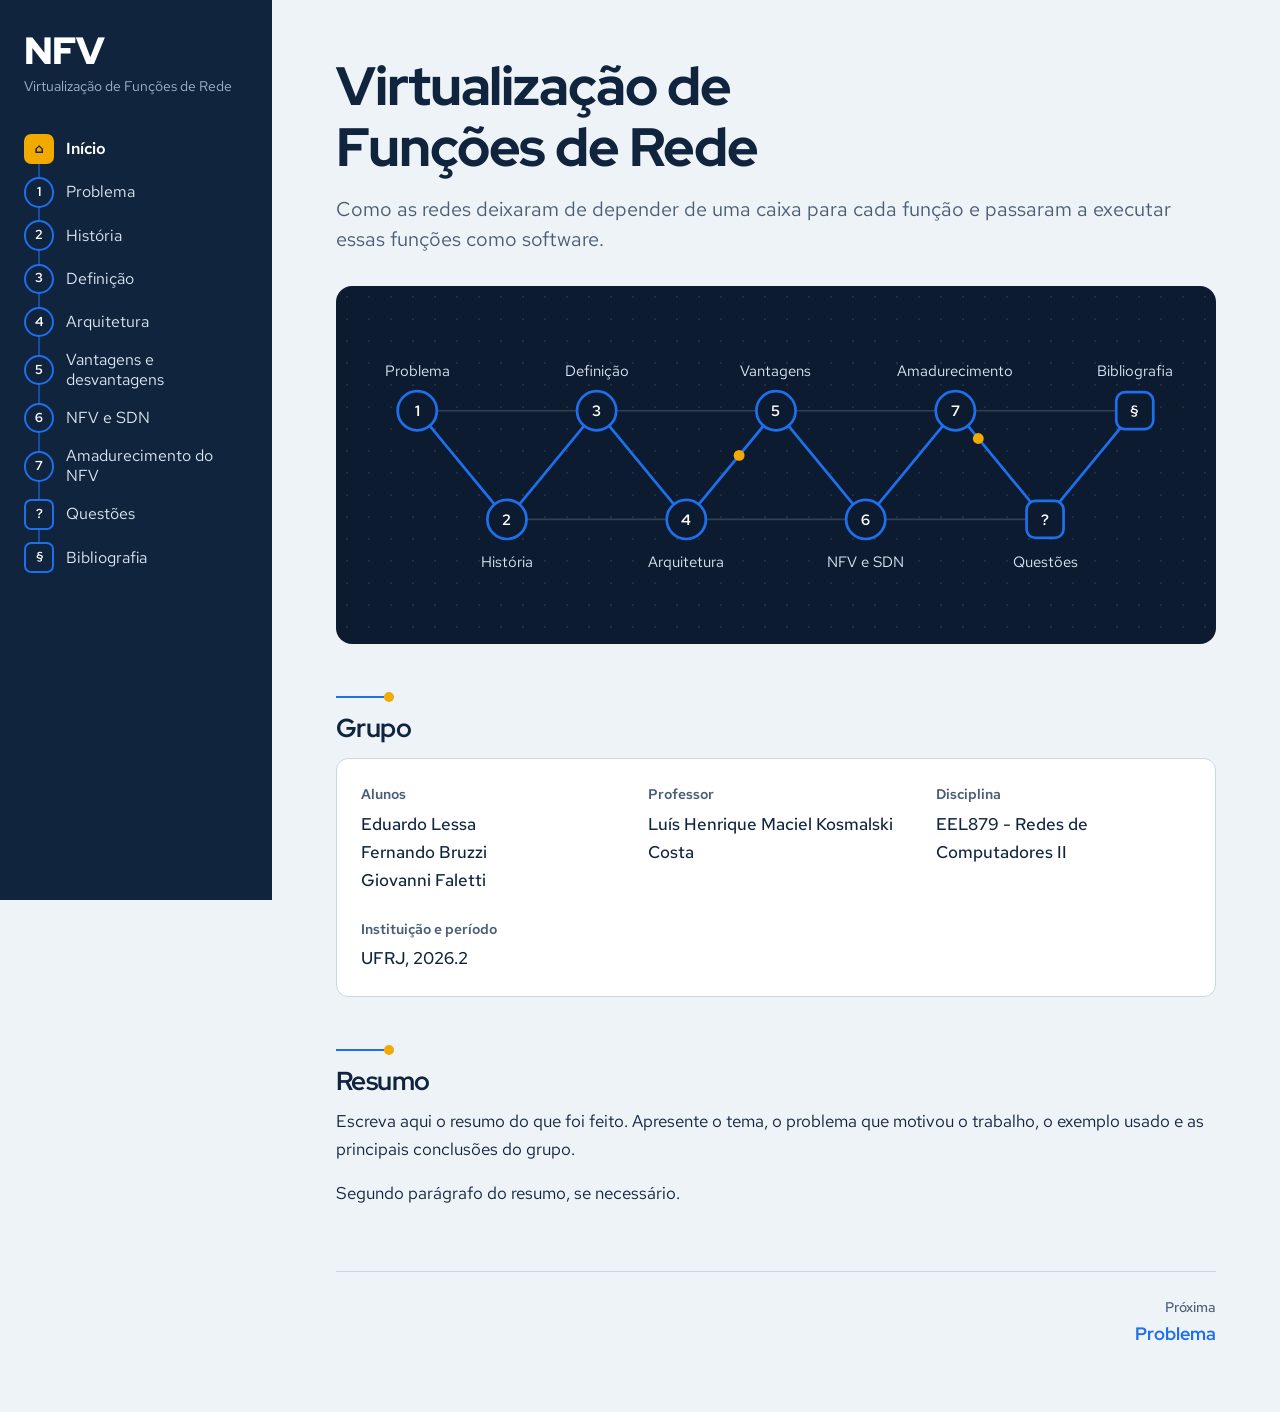
<file: index.html>
<!doctype html>
<html lang="pt-BR">
<head>
  <meta charset="utf-8">
  <meta name="viewport" content="width=device-width, initial-scale=1">
  <title>NFV | Virtualização de Funções de Rede</title>
  <link rel="preconnect" href="https://fonts.googleapis.com">
  <link rel="preconnect" href="https://fonts.gstatic.com" crossorigin>
  <link href="https://fonts.googleapis.com/css2?family=Red+Hat+Display:wght@700;800;900&family=Red+Hat+Text:wght@400;500;600&display=swap" rel="stylesheet">
  <link rel="stylesheet" href="assets/style.css">
</head>
<body>

  <!-- O menu é montado pelo arquivo assets/site.js. Não precisa editar aqui. -->
  <nav id="menu"></nav>
  <noscript><p style="padding:1rem"><a href="index.html">Voltar ao início</a></p></noscript>

  <main class="conteudo conteudo--larga">

    <header class="capa">
      <h1 class="capa__titulo">Virtualização de Funções de Rede</h1>
      <p class="lide">Como as redes deixaram de depender de uma caixa para cada função e passaram a executar essas funções como software.</p>
    </header>

    <!-- Mapa da rede. Cada nó é uma página do site. Montado pelo site.js a partir da lista de páginas. -->
    <div class="mapa" id="mapa"></div>

    <section>
      <h2>Grupo</h2>
      <!-- EDITE AQUI os nomes dos alunos, do professor e os dados da disciplina -->
      <dl class="ficha">
        <div>
          <dt>Alunos</dt>
          <dd>
            <ul>
              <li>Eduardo Lessa</li>
              <li>Fernando Bruzzi</li>
              <li>Giovanni Faletti</li>
            </ul>
          </dd>
        </div>
        <div>
          <dt>Professor</dt>
          <dd>Luís Henrique Maciel Kosmalski Costa</dd>
        </div>
        <div>
          <dt>Disciplina</dt>
          <dd>EEL879 - Redes de Computadores II</dd>
        </div>
        <div>
          <dt>Instituição e período</dt>
          <dd>UFRJ, 2026.2</dd>
        </div>
      </dl>
    </section>

    <section>
      <h2>Resumo</h2>
      <!-- EDITE AQUI o resumo do trabalho. Cada <p> é um parágrafo. -->
      <p>Escreva aqui o resumo do que foi feito. Apresente o tema, o problema que motivou o trabalho, o exemplo usado e as principais conclusões do grupo.</p>
      <p>Segundo parágrafo do resumo, se necessário.</p>
    </section>

    <!-- Links de página anterior e próxima, montados pelo site.js -->
    <nav id="passos"></nav>
  </main>

  <script src="assets/site.js"></script>
</body>
</html>
</file>
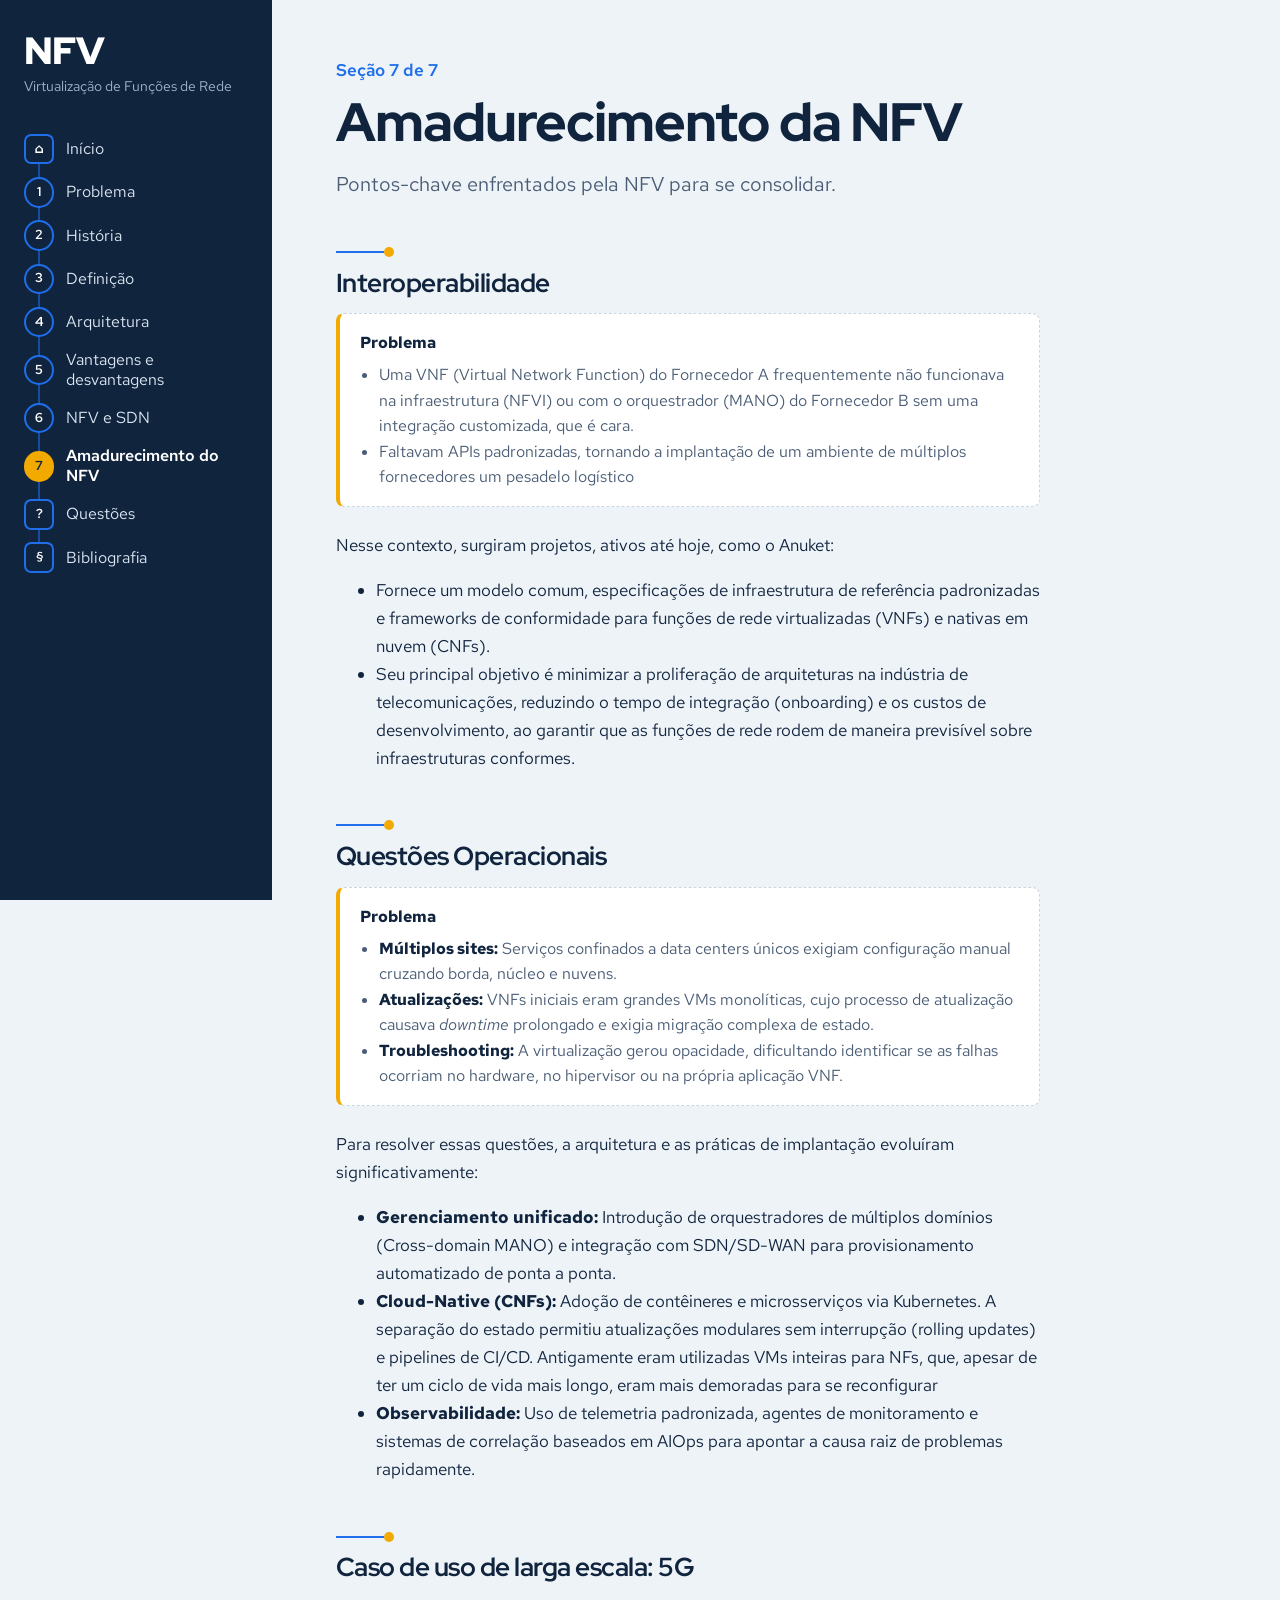
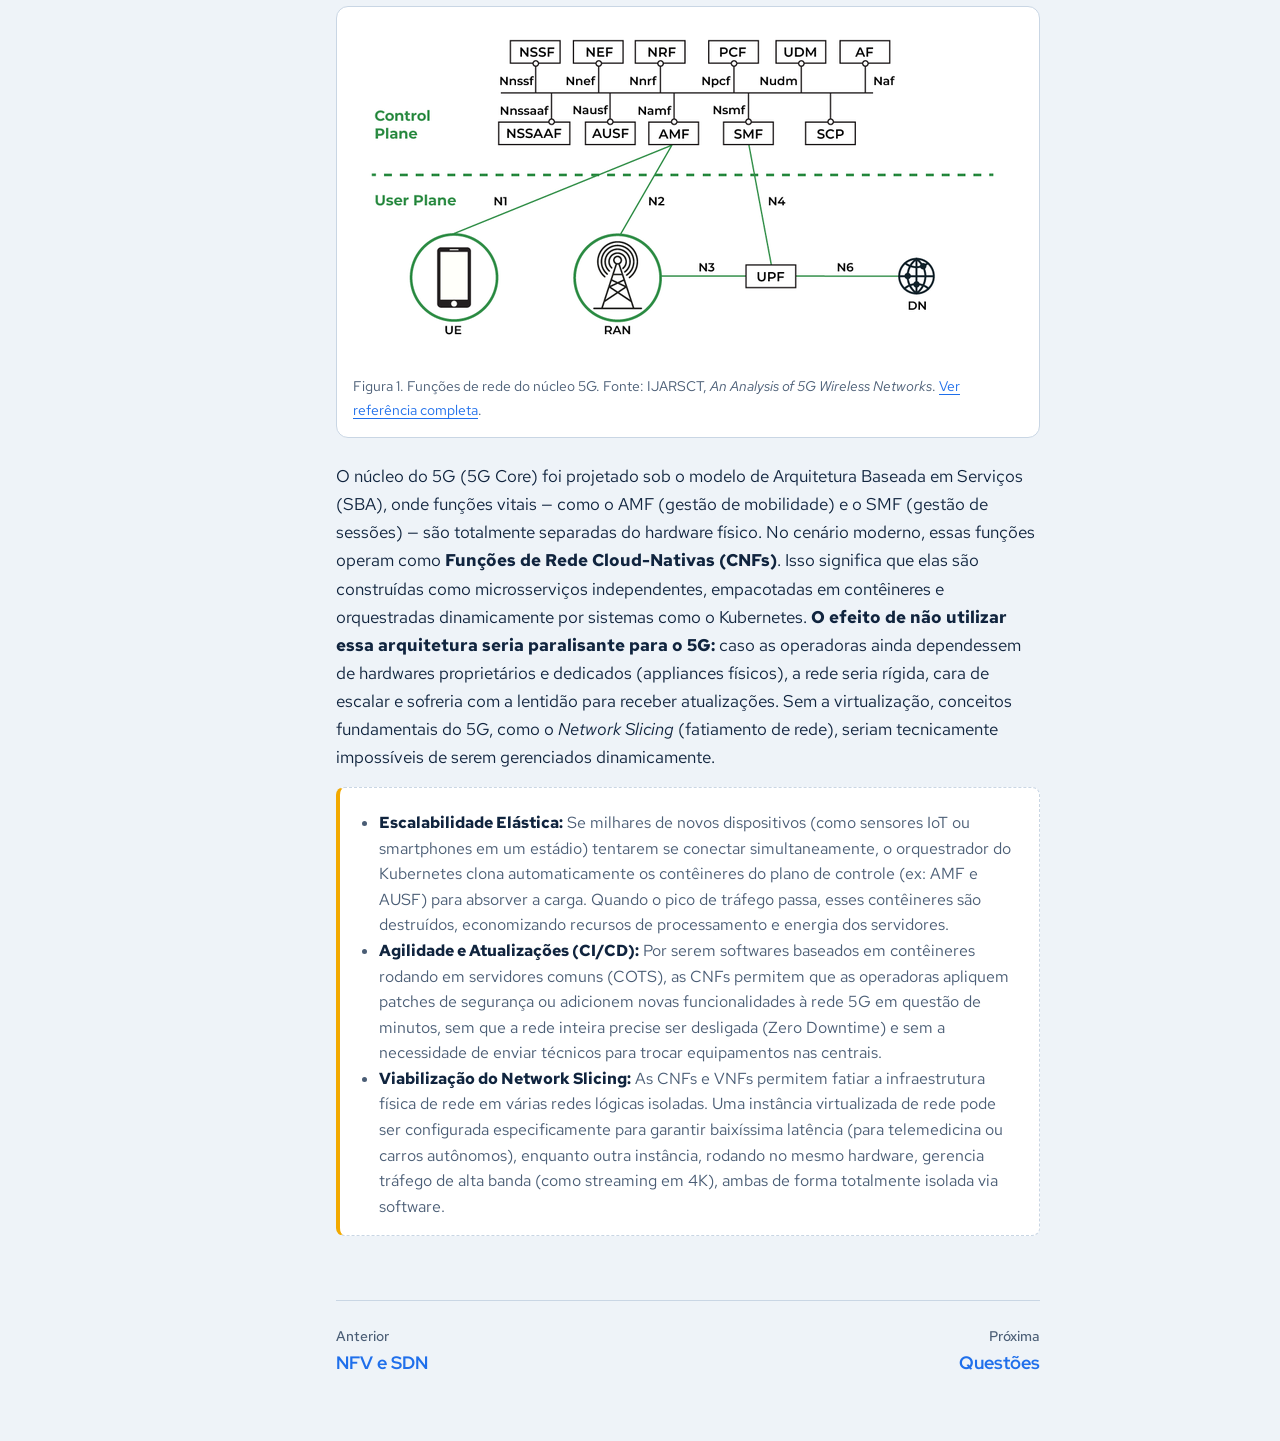
<file: amadurecimento.html>
<!doctype html>
<html lang="pt-BR">
<head>
  <meta charset="utf-8">
  <meta name="viewport" content="width=device-width, initial-scale=1">
  <title>Amadurecimento | NFV</title>
  <link rel="preconnect" href="https://fonts.googleapis.com">
  <link rel="preconnect" href="https://fonts.gstatic.com" crossorigin>
  <link href="https://fonts.googleapis.com/css2?family=Red+Hat+Display:wght@700;800;900&family=Red+Hat+Text:wght@400;500;600&display=swap" rel="stylesheet">
  <link rel="stylesheet" href="assets/style.css">
</head>
<body>

  <!-- O menu é montado pelo arquivo assets/site.js. Não precisa editar aqui. -->
  <nav id="menu"></nav>
  <noscript><p style="padding:1rem"><a href="index.html">Voltar ao início</a></p></noscript>

  <main class="conteudo">

    <header>
      <p class="posicao" id="posicao"></p>
      <h1>Amadurecimento da NFV</h1>
      <p class="lide">Pontos-chave enfrentados pela NFV para se consolidar.</p>
    </header>

    <section>
      <h2>Interoperabilidade</h2>
      <aside class="guia">
        <strong>Problema</strong>
        <ul>
          <li>Uma VNF (Virtual Network Function) do Fornecedor A frequentemente não funcionava na infraestrutura (NFVI) ou com o orquestrador (MANO) do Fornecedor B sem uma integração customizada, que é cara.</li>
          <li>Faltavam APIs padronizadas, tornando a implantação de um ambiente de múltiplos fornecedores um pesadelo logístico</li>
        </ul>
      </aside>
      Nesse contexto, surgiram projetos, ativos até hoje, como o Anuket:
      <ul>
        <li>Fornece um modelo comum, especificações de infraestrutura de referência padronizadas e frameworks de conformidade para funções de rede virtualizadas (VNFs) e nativas em nuvem (CNFs).</li>
        <li>Seu principal objetivo é minimizar a proliferação de arquiteturas na indústria de telecomunicações, reduzindo o tempo de integração (onboarding) e os custos de desenvolvimento, ao garantir que as funções de rede rodem de maneira previsível sobre infraestruturas conformes.</li>
      </ul>
    </section>

    <section>
      <h2>Questões Operacionais</h2>
      <aside class="guia">
        <strong>Problema</strong>
        <ul>
          <li><strong>Múltiplos sites:</strong> Serviços confinados a data centers únicos exigiam configuração manual cruzando borda, núcleo e nuvens.</li>
          <li><strong>Atualizações:</strong> VNFs iniciais eram grandes VMs monolíticas, cujo processo de atualização causava <i>downtime</i> prolongado e exigia migração complexa de estado.</li>
          <li><strong>Troubleshooting:</strong> A virtualização gerou opacidade, dificultando identificar se as falhas ocorriam no hardware, no hipervisor ou na própria aplicação VNF.</li>
        </ul>
      </aside>
      <p>Para resolver essas questões, a arquitetura e as práticas de implantação evoluíram significativamente:</p>
      <ul>
        <li><strong>Gerenciamento unificado:</strong> Introdução de orquestradores de múltiplos domínios (Cross-domain MANO) e integração com SDN/SD-WAN para provisionamento automatizado de ponta a ponta.</li>
        <li><strong>Cloud-Native (CNFs):</strong> Adoção de contêineres e microsserviços via Kubernetes. A separação do estado permitiu atualizações modulares sem interrupção (rolling updates) e pipelines de CI/CD. Antigamente eram utilizadas VMs inteiras para NFs, que, apesar de ter um ciclo de vida mais longo, eram mais demoradas para se reconfigurar</li>
        <li><strong>Observabilidade:</strong> Uso de telemetria padronizada, agentes de monitoramento e sistemas de correlação baseados em AIOps para apontar a causa raiz de problemas rapidamente.</li>
      </ul>
    </section>


    <section>
      <h2>Caso de uso de larga escala: 5G</h2>

      <figure class="figura">
      <img
        src="assets/img/5Gnetworkfunctions.png"
        alt="Funções de rede do núcleo 5G na arquitetura baseada em serviços: no plano de controle, NSSF, NEF, NRF, PCF, UDM, AF, NSSAAF, AUSF, AMF, SMF e SCP; no plano de usuário, o dispositivo (UE), a rede de acesso (RAN), a UPF e a rede de dados (DN)."
      >
      <figcaption>
        Figura 1. Funções de rede do núcleo 5G.
        Fonte: IJARSCT, <cite>An Analysis of 5G Wireless Networks</cite>.
        <a href="bibliografia.html">Ver referência completa</a>.
      </figcaption>
    </figure>
      
      <p>O núcleo do 5G (5G Core) foi projetado sob o modelo de Arquitetura Baseada em Serviços (SBA), onde funções vitais — como o AMF (gestão de mobilidade) e o SMF (gestão de sessões) — são totalmente separadas do hardware físico. No cenário moderno, essas funções operam como <strong>Funções de Rede Cloud-Nativas (CNFs)</strong>. Isso significa que elas são construídas como microsserviços independentes, empacotadas em contêineres e orquestradas dinamicamente por sistemas como o Kubernetes. <strong>O efeito de não utilizar essa arquitetura seria paralisante para o 5G:</strong> caso as operadoras ainda dependessem de hardwares proprietários e dedicados (appliances físicos), a rede seria rígida, cara de escalar e sofreria com a lentidão para receber atualizações. Sem a virtualização, conceitos fundamentais do 5G, como o <em>Network Slicing</em> (fatiamento de rede), seriam tecnicamente impossíveis de serem gerenciados dinamicamente.</p>
      <aside class="guia">
        <ul>
          <li><strong>Escalabilidade Elástica:</strong> Se milhares de novos dispositivos (como sensores IoT ou smartphones em um estádio) tentarem se conectar simultaneamente, o orquestrador do Kubernetes clona automaticamente os contêineres do plano de controle (ex: AMF e AUSF) para absorver a carga. Quando o pico de tráfego passa, esses contêineres são destruídos, economizando recursos de processamento e energia dos servidores.</li>
          <li><strong>Agilidade e Atualizações (CI/CD):</strong> Por serem softwares baseados em contêineres rodando em servidores comuns (COTS), as CNFs permitem que as operadoras apliquem patches de segurança ou adicionem novas funcionalidades à rede 5G em questão de minutos, sem que a rede inteira precise ser desligada (Zero Downtime) e sem a necessidade de enviar técnicos para trocar equipamentos nas centrais.</li>
          <li><strong>Viabilização do Network Slicing:</strong> As CNFs e VNFs permitem fatiar a infraestrutura física de rede em várias redes lógicas isoladas. Uma instância virtualizada de rede pode ser configurada especificamente para garantir baixíssima latência (para telemedicina ou carros autônomos), enquanto outra instância, rodando no mesmo hardware, gerencia tráfego de alta banda (como streaming em 4K), ambas de forma totalmente isolada via software.</li>
        </ul>
      </aside>

    </section>    
    <!-- Links de página anterior e próxima, montados pelo site.js -->
    <nav id="passos"></nav>
  </main>

  <script src="assets/site.js"></script>
</body>
</html>
</file>
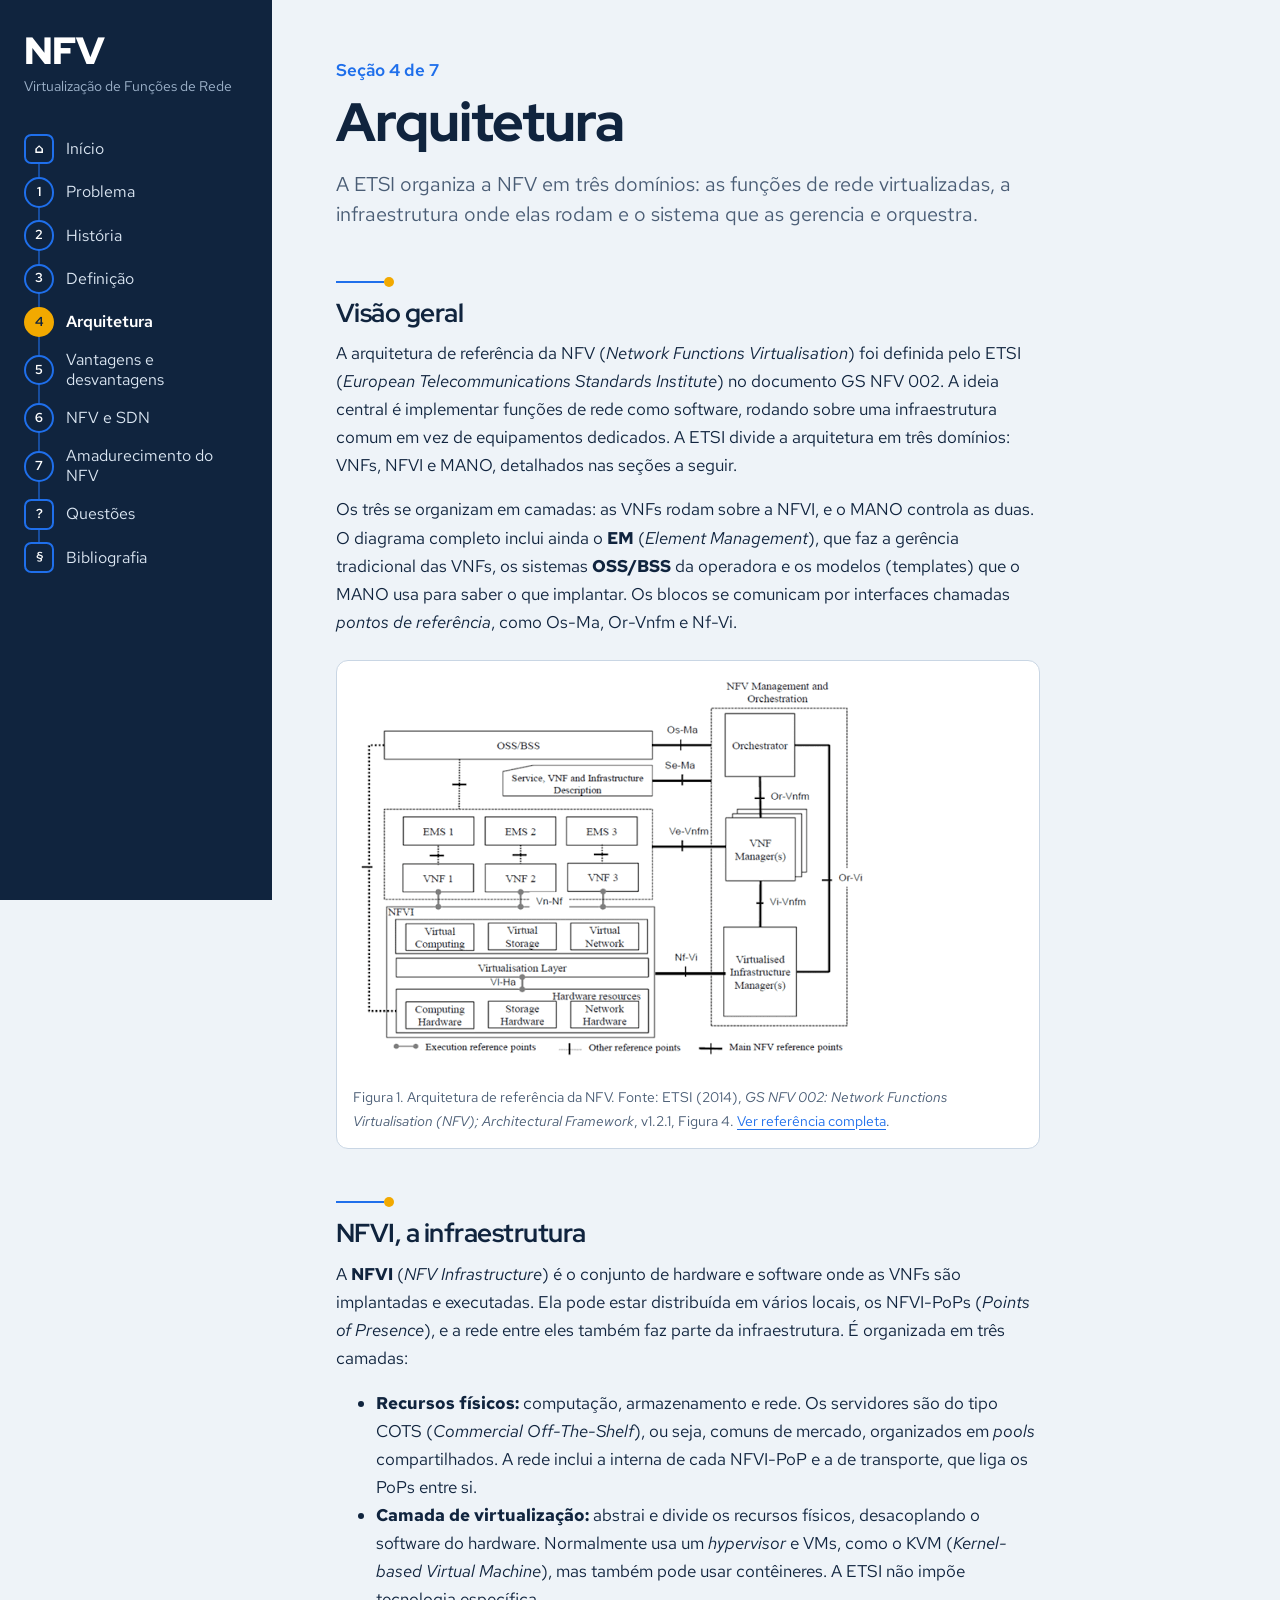
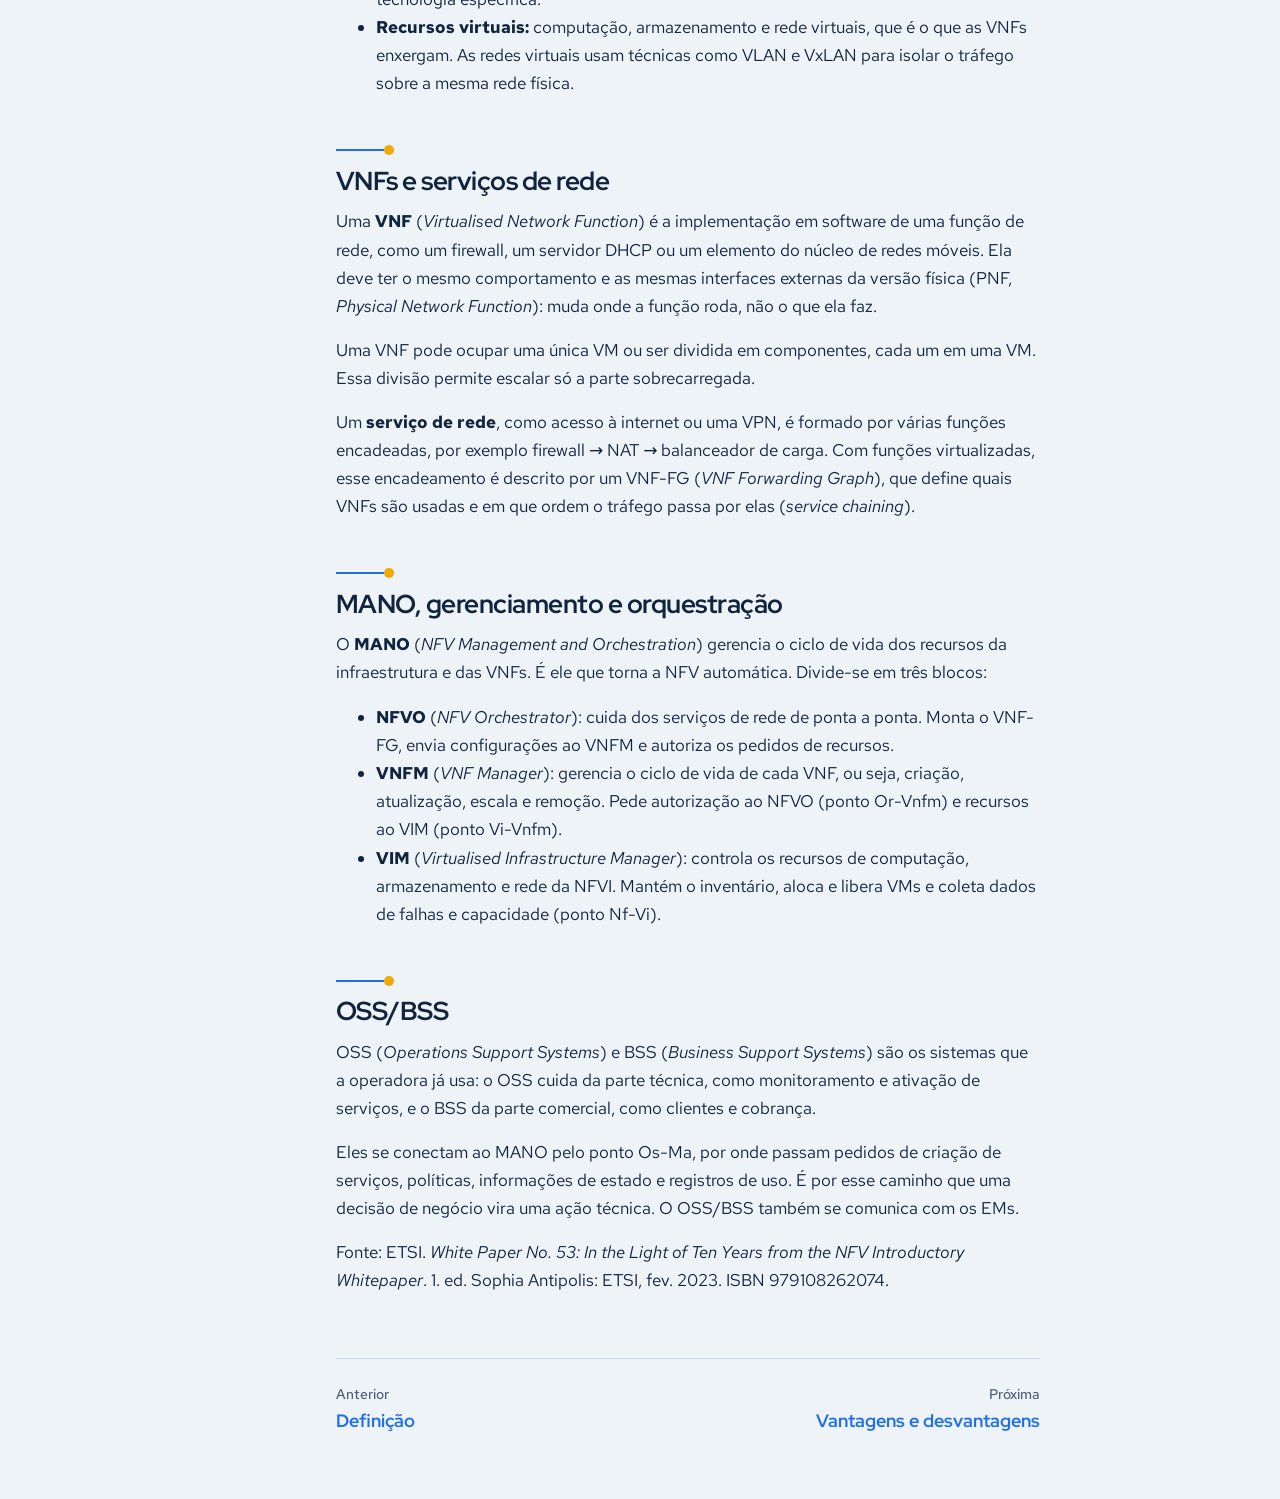
<file: arquitetura.html>
<!doctype html>
<html lang="pt-BR">
<head>
  <meta charset="utf-8">
  <meta name="viewport" content="width=device-width, initial-scale=1">
  <title>Arquitetura | NFV</title>
  <link rel="preconnect" href="https://fonts.googleapis.com">
  <link rel="preconnect" href="https://fonts.gstatic.com" crossorigin>
  <link href="https://fonts.googleapis.com/css2?family=Red+Hat+Display:wght@700;800;900&family=Red+Hat+Text:wght@400;500;600&display=swap" rel="stylesheet">
  <link rel="stylesheet" href="assets/style.css">
</head>
<body>

  <!-- O menu é montado pelo arquivo assets/site.js. Não precisa editar aqui. -->
  <nav id="menu"></nav>
  <noscript><p style="padding:1rem"><a href="index.html">Voltar ao início</a></p></noscript>

  <main class="conteudo">

    <header>
      <p class="posicao" id="posicao"></p>
      <h1>Arquitetura</h1>
      <p class="lide">A ETSI organiza a NFV em três domínios: as funções de rede virtualizadas, a infraestrutura onde elas rodam e o sistema que as gerencia e orquestra.</p>
    </header>

    <section>
      <h2>Visão geral</h2>
      <p>A arquitetura de referência da NFV (<em>Network Functions Virtualisation</em>) foi definida pelo ETSI (<em>European Telecommunications Standards Institute</em>) no documento GS NFV 002. A ideia central é implementar funções de rede como software, rodando sobre uma infraestrutura comum em vez de equipamentos dedicados. A ETSI divide a arquitetura em três domínios: VNFs, NFVI e MANO, detalhados nas seções a seguir.</p>
      <p>Os três se organizam em camadas: as VNFs rodam sobre a NFVI, e o MANO controla as duas. O diagrama completo inclui ainda o <strong>EM</strong> (<em>Element Management</em>), que faz a gerência tradicional das VNFs, os sistemas <strong>OSS/BSS</strong> da operadora e os modelos (templates) que o MANO usa para saber o que implantar. Os blocos se comunicam por interfaces chamadas <em>pontos de referência</em>, como Os-Ma, Or-Vnfm e Nf-Vi.</p>

      <figure class="figura">
      <img
        src="assets/img/Imagem arquitetura NFV (ETSI).png"
        alt="Diagrama em camadas da NFV: OSS/BSS no topo, VNFs no meio, a NFVI embaixo com a camada de virtualização separando recursos físicos (computação, armazenamento e rede) dos virtuais, e o MANO ao lado, cobrindo as camadas."
      >
      <figcaption>
        Figura 1. Arquitetura de referência da NFV.
        Fonte: ETSI (2014), <cite>GS NFV 002: Network Functions Virtualisation (NFV); Architectural Framework</cite>, v1.2.1, Figura 4.
        <a href="bibliografia.html">Ver referência completa</a>.
      </figcaption>
    </figure>
    </section>

    <section>
      <h2>NFVI, a infraestrutura</h2>
      <p>A <strong>NFVI</strong> (<em>NFV Infrastructure</em>) é o conjunto de hardware e software onde as VNFs são implantadas e executadas. Ela pode estar distribuída em vários locais, os NFVI-PoPs (<em>Points of Presence</em>), e a rede entre eles também faz parte da infraestrutura. É organizada em três camadas:</p>
      <ul>
        <li><strong>Recursos físicos:</strong> computação, armazenamento e rede. Os servidores são do tipo COTS (<em>Commercial Off-The-Shelf</em>), ou seja, comuns de mercado, organizados em <em>pools</em> compartilhados. A rede inclui a interna de cada NFVI-PoP e a de transporte, que liga os PoPs entre si.</li>
        <li><strong>Camada de virtualização:</strong> abstrai e divide os recursos físicos, desacoplando o software do hardware. Normalmente usa um <em>hypervisor</em> e VMs, como o KVM (<em>Kernel-based Virtual Machine</em>), mas também pode usar contêineres. A ETSI não impõe tecnologia específica.</li>
        <li><strong>Recursos virtuais:</strong> computação, armazenamento e rede virtuais, que é o que as VNFs enxergam. As redes virtuais usam técnicas como VLAN e VxLAN para isolar o tráfego sobre a mesma rede física.</li>
      </ul>
    </section>

    <section>
      <h2>VNFs e serviços de rede</h2>
      <p>Uma <strong>VNF</strong> (<em>Virtualised Network Function</em>) é a implementação em software de uma função de rede, como um firewall, um servidor DHCP ou um elemento do núcleo de redes móveis. Ela deve ter o mesmo comportamento e as mesmas interfaces externas da versão física (PNF, <em>Physical Network Function</em>): muda onde a função roda, não o que ela faz.</p>
      <p>Uma VNF pode ocupar uma única VM ou ser dividida em componentes, cada um em uma VM. Essa divisão permite escalar só a parte sobrecarregada.</p>
      <p>Um <strong>serviço de rede</strong>, como acesso à internet ou uma VPN, é formado por várias funções encadeadas, por exemplo firewall → NAT → balanceador de carga. Com funções virtualizadas, esse encadeamento é descrito por um VNF-FG (<em>VNF Forwarding Graph</em>), que define quais VNFs são usadas e em que ordem o tráfego passa por elas (<em>service chaining</em>).</p>
    </section>

    <section>
      <h2>MANO, gerenciamento e orquestração</h2>
      <p>O <strong>MANO</strong> (<em>NFV Management and Orchestration</em>) gerencia o ciclo de vida dos recursos da infraestrutura e das VNFs. É ele que torna a NFV automática. Divide-se em três blocos:</p>
      <ul>
        <li><strong>NFVO</strong> (<em>NFV Orchestrator</em>): cuida dos serviços de rede de ponta a ponta. Monta o VNF-FG, envia configurações ao VNFM e autoriza os pedidos de recursos.</li>
        <li><strong>VNFM</strong> (<em>VNF Manager</em>): gerencia o ciclo de vida de cada VNF, ou seja, criação, atualização, escala e remoção. Pede autorização ao NFVO (ponto Or-Vnfm) e recursos ao VIM (ponto Vi-Vnfm).</li>
        <li><strong>VIM</strong> (<em>Virtualised Infrastructure Manager</em>): controla os recursos de computação, armazenamento e rede da NFVI. Mantém o inventário, aloca e libera VMs e coleta dados de falhas e capacidade (ponto Nf-Vi).</li>
      </ul>
    </section>

    <section>
      <h2>OSS/BSS</h2>
      <p>OSS (<em>Operations Support Systems</em>) e BSS (<em>Business Support Systems</em>) são os sistemas que a operadora já usa: o OSS cuida da parte técnica, como monitoramento e ativação de serviços, e o BSS da parte comercial, como clientes e cobrança.</p>
      <p>Eles se conectam ao MANO pelo ponto Os-Ma, por onde passam pedidos de criação de serviços, políticas, informações de estado e registros de uso. É por esse caminho que uma decisão de negócio vira uma ação técnica. O OSS/BSS também se comunica com os EMs.</p>
    </section></p>

      <p>Fonte: ETSI. <em>White Paper No. 53: In the Light of Ten Years from the NFV Introductory Whitepaper</em>. 1. ed. Sophia Antipolis: ETSI, fev. 2023. ISBN 979108262074.</p>
    </section>

    <!-- Links de página anterior e próxima, montados pelo site.js -->
    <nav id="passos"></nav>
  </main>

  <script src="assets/site.js"></script>
</body>
</html>
</file>
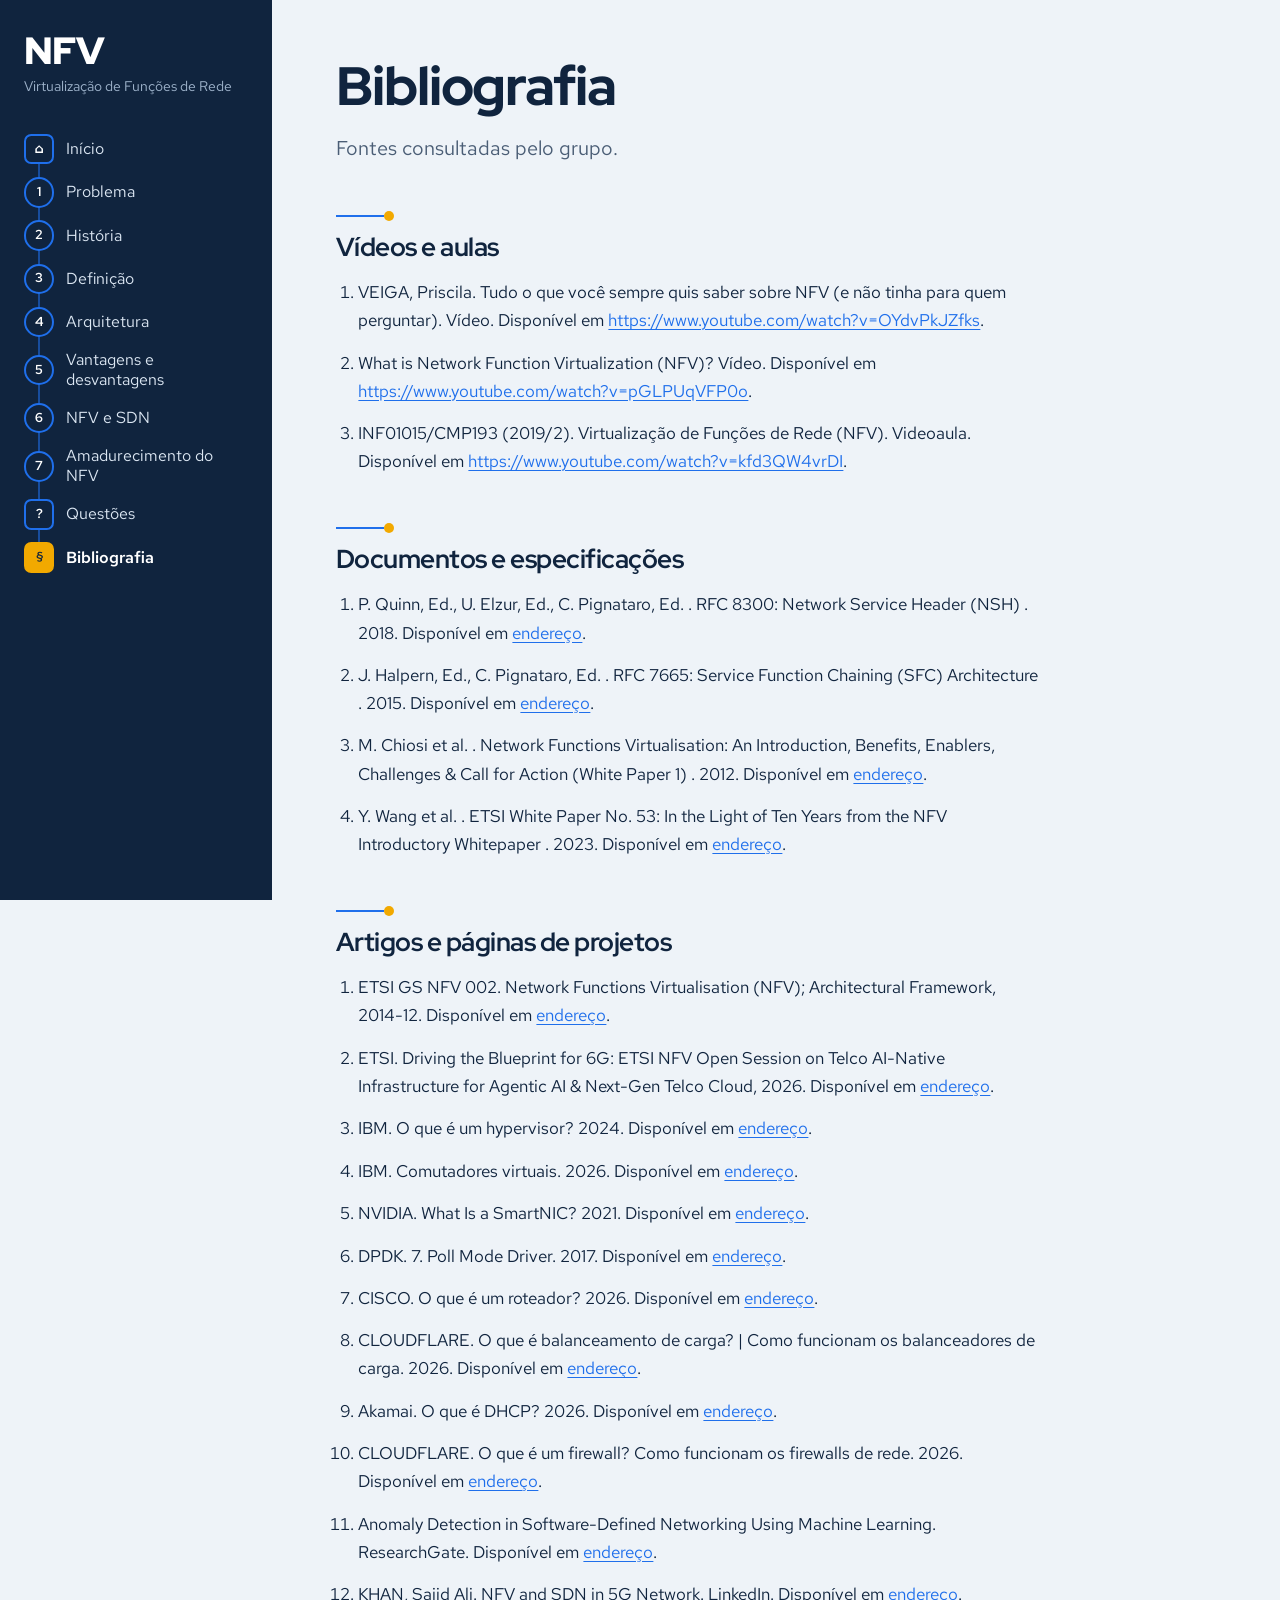
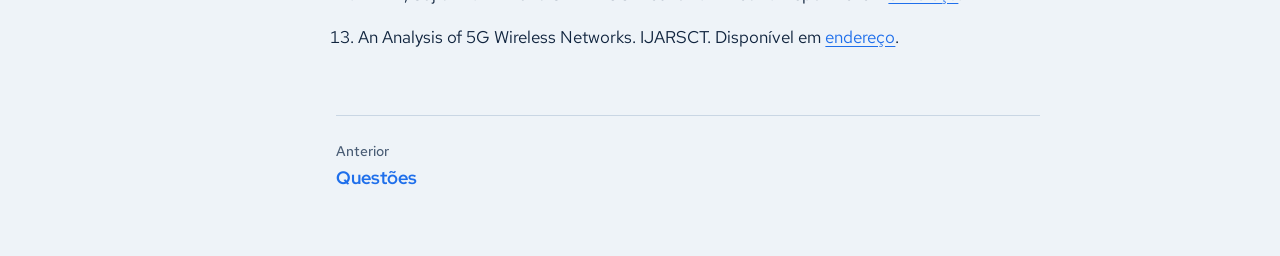
<file: bibliografia.html>
<!doctype html>
<html lang="pt-BR">
<head>
  <meta charset="utf-8">
  <meta name="viewport" content="width=device-width, initial-scale=1">
  <title>Bibliografia | NFV</title>
  <link rel="preconnect" href="https://fonts.googleapis.com">
  <link rel="preconnect" href="https://fonts.gstatic.com" crossorigin>
  <link href="https://fonts.googleapis.com/css2?family=Red+Hat+Display:wght@700;800;900&family=Red+Hat+Text:wght@400;500;600&display=swap" rel="stylesheet">
  <link rel="stylesheet" href="assets/style.css">
</head>
<body>

  <!-- O menu é montado pelo arquivo assets/site.js. Não precisa editar aqui. -->
  <nav id="menu"></nav>
  <noscript><p style="padding:1rem"><a href="index.html">Voltar ao início</a></p></noscript>

  <main class="conteudo">

    <header>
      <h1>Bibliografia</h1>
      <p class="lide">Fontes consultadas pelo grupo.</p>
    </header>

    <section>
      <h2>Vídeos e aulas</h2>
      <!-- Complete autor, canal e data de acesso de cada item -->
      <ol class="referencias">
        <li>VEIGA, Priscila. Tudo o que você sempre quis saber sobre NFV (e não tinha para quem perguntar). Vídeo. Disponível em <a href="https://www.youtube.com/watch?v=OYdvPkJZfks">https://www.youtube.com/watch?v=OYdvPkJZfks</a>. </li>
        <li>What is Network Function Virtualization (NFV)? Vídeo. Disponível em <a href="https://www.youtube.com/watch?v=pGLPUqVFP0o">https://www.youtube.com/watch?v=pGLPUqVFP0o</a>. </li>
        <li>INF01015/CMP193 (2019/2). Virtualização de Funções de Rede (NFV). Videoaula. Disponível em <a href="https://www.youtube.com/watch?v=kfd3QW4vrDI">https://www.youtube.com/watch?v=kfd3QW4vrDI</a>. </li>
      </ol>
    </section>

    <section>
      <h2>Documentos e especificações</h2>
      <!-- Para criar outra referência, copie uma linha <li> e cole abaixo -->
      <ol class="referencias">
        <li>P. Quinn, Ed.,  U. Elzur, Ed.,  C. Pignataro, Ed.
. RFC 8300: Network Service Header (NSH)
. 2018. Disponível em <a href="https://www.rfc-editor.org/info/rfc8300/">endereço</a>. </li>
        <li>J. Halpern, Ed.,  C. Pignataro, Ed.
. RFC 7665: Service Function Chaining (SFC) Architecture
. 2015. Disponível em <a href="https://www.rfc-editor.org/info/rfc7665/">endereço</a>. </li>
        <li>M. Chiosi et al.
. Network Functions Virtualisation: An Introduction, Benefits, Enablers, Challenges & Call for Action (White Paper 1)
. 2012. Disponível em <a href="https://docbox.etsi.org/isg/nfv/open/Publications_pdf/White%20Papers/NFV_White_Paper1_2012.pdf">endereço</a>. </li>
<li>Y. Wang et al.
. ETSI White Paper No. 53: In the Light of Ten Years from the NFV Introductory Whitepaper
. 2023. Disponível em <a href="https://www.etsi.org/images/files/ETSIWhitePapers/ETSI-WP-53-In-the-Light-of-Ten-ears-from-the-NFV-Introductory-Whitepaper.pdf">endereço</a>. </li>

      </ol>
    </section>

    <section>
      <h2>Artigos e páginas de projetos</h2>
      <ol class="referencias">
        <li>ETSI GS NFV 002. Network Functions Virtualisation (NFV);
Architectural Framework, 2014-12. Disponível em <a href="https://www.etsi.org/deliver/etsi_gs/nfv/001_099/002/01.02.01_60/gs_nfv002v010201p.pdf">endereço</a>. </li>
        <li>ETSI. Driving the Blueprint for 6G: ETSI NFV Open Session on Telco AI-Native Infrastructure for Agentic AI &amp; Next-Gen Telco Cloud, 2026. Disponível em <a href="https://www.etsi.org/blogs/driving-the-blueprint-for-6g-etsi-nfv-open-session-on-telco-ai-native-infrastructure-for-agentic-ai-next-gen-telco-cloud/">endereço</a>. </li>
        <li>IBM. O que é um hypervisor? 2024. Disponível em <a href="https://www.ibm.com/br-pt/think/topics/hypervisors">endereço</a>. </li>
        <li>IBM. Comutadores virtuais. 2026. Disponível em <a href="https://www.ibm.com/docs/pt-br/power11/9856-22H?topic=concepts-virtual-switches">endereço</a>. </li>
        <li>NVIDIA. What Is a SmartNIC? 2021. Disponível em <a href="https://blogs.nvidia.com/blog/what-is-a-smartnic/">endereço</a>. </li>
        <li>DPDK. 7. Poll Mode Driver. 2017. Disponível em <a href="https://doc.dpdk.org/guides-17.02/prog_guide/poll_mode_drv.html">endereço</a>. </li>
        <li>CISCO. O que é um roteador? 2026. Disponível em <a href="https://www.cisco.com/c/pt_br/solutions/small-business/resource-center/networking/what-is-a-router.html">endereço</a>. </li>
        <li>CLOUDFLARE. O que é balanceamento de carga? | Como funcionam os balanceadores de carga. 2026. Disponível em <a href="https://www.cloudflare.com/pt-br/learning/performance/what-is-load-balancing/">endereço</a>. </li>
        <li>Akamai. O que é DHCP? 2026. Disponível em <a href="https://www.akamai.com/pt/glossary/what-is-dhcp">endereço</a>. </li>
        <li>CLOUDFLARE. O que é um firewall? Como funcionam os firewalls de rede. 2026. Disponível em <a href="https://www.cloudflare.com/pt-br/learning/security/what-is-a-firewall/">endereço</a>. </li>
        <li>Anomaly Detection in Software-Defined Networking Using Machine Learning. ResearchGate. Disponível em <a href="https://www.researchgate.net/publication/330961358_Anomaly_Detection_in_Software-Defined_Networking_Using_Machine_Learning">endereço</a>. </li>
        <li>KHAN, Sajid Ali. NFV and SDN in 5G Network. LinkedIn. Disponível em <a href="https://www.linkedin.com/pulse/nfv-sdn-5g-network-sajid-ali-khan/">endereço</a>. </li>
        <li>An Analysis of 5G Wireless Networks. IJARSCT. Disponível em <a href="https://ijarsct.co.in/Paper8033.pdf">endereço</a>. </li>
      </ol>

    </section>

    <!-- Links de página anterior e próxima, montados pelo site.js -->
    <nav id="passos"></nav>
  </main>

  <script src="assets/site.js"></script>
</body>
</html>
</file>
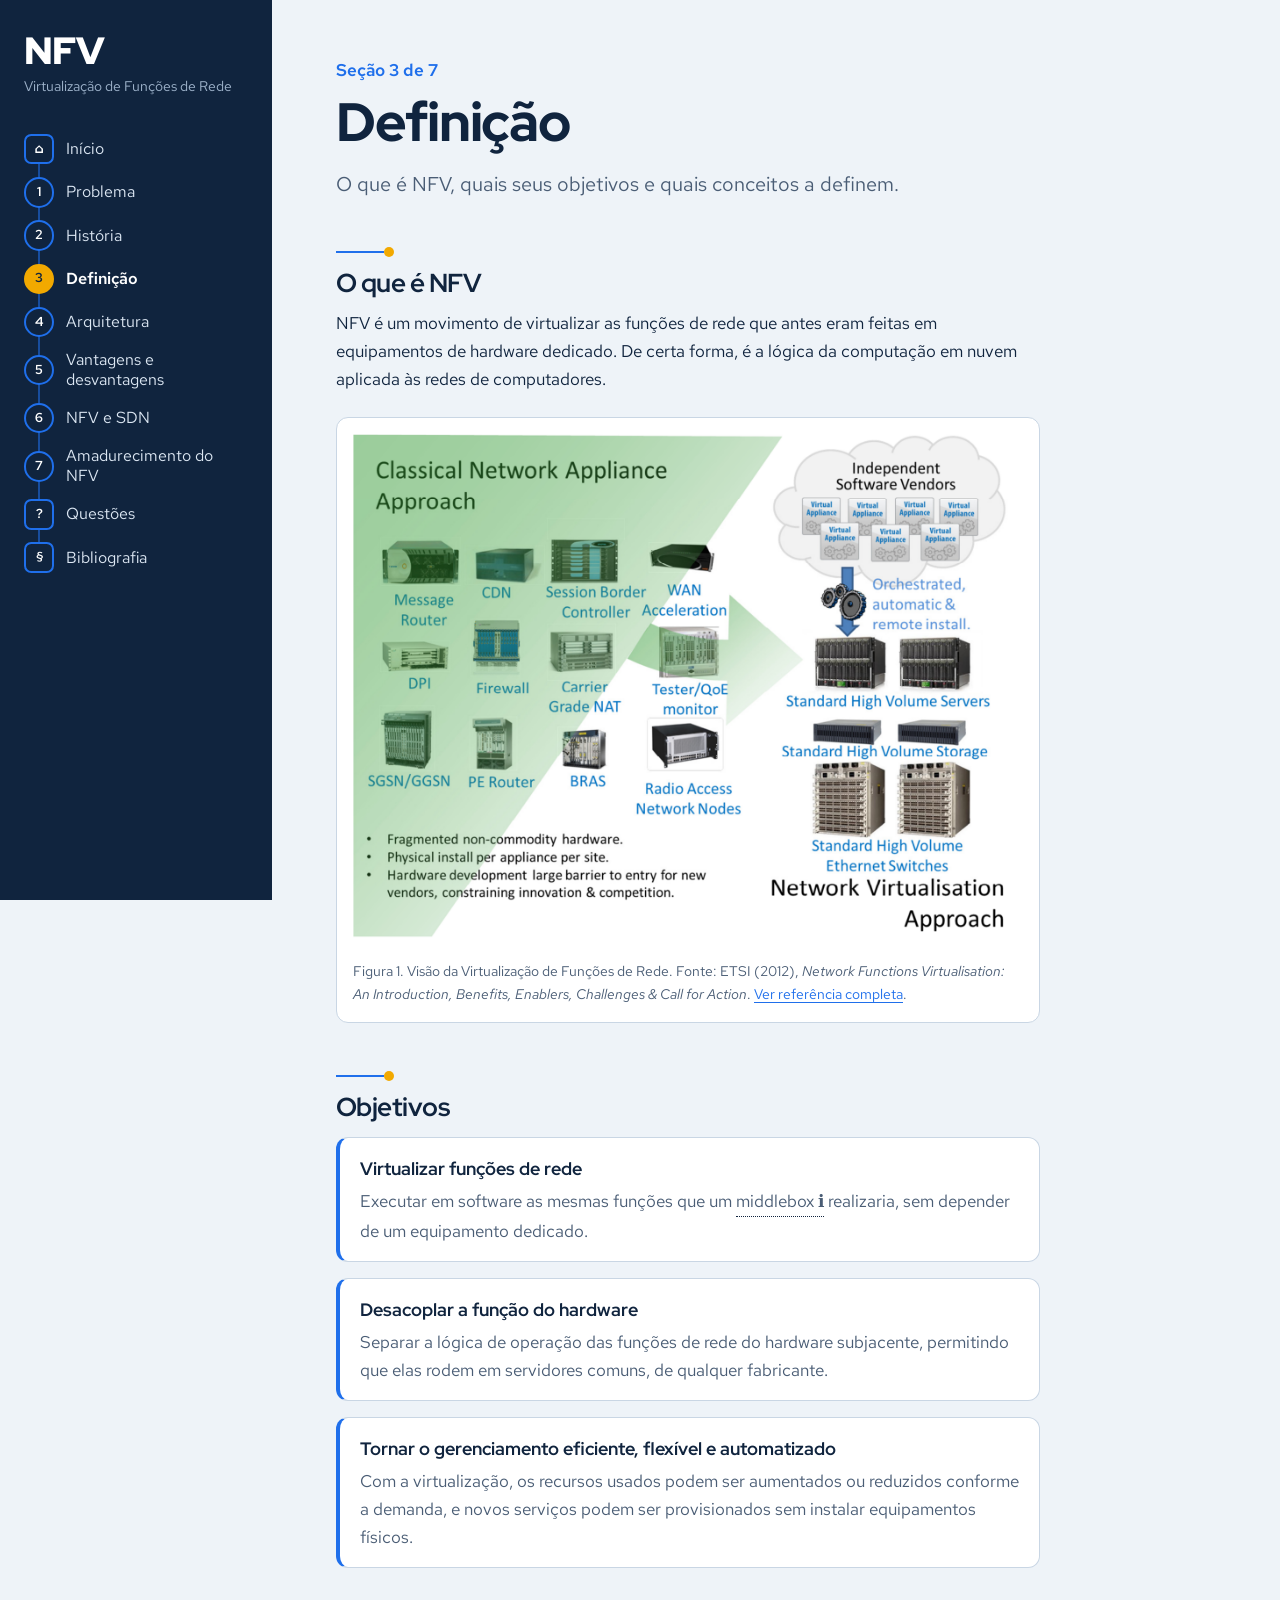
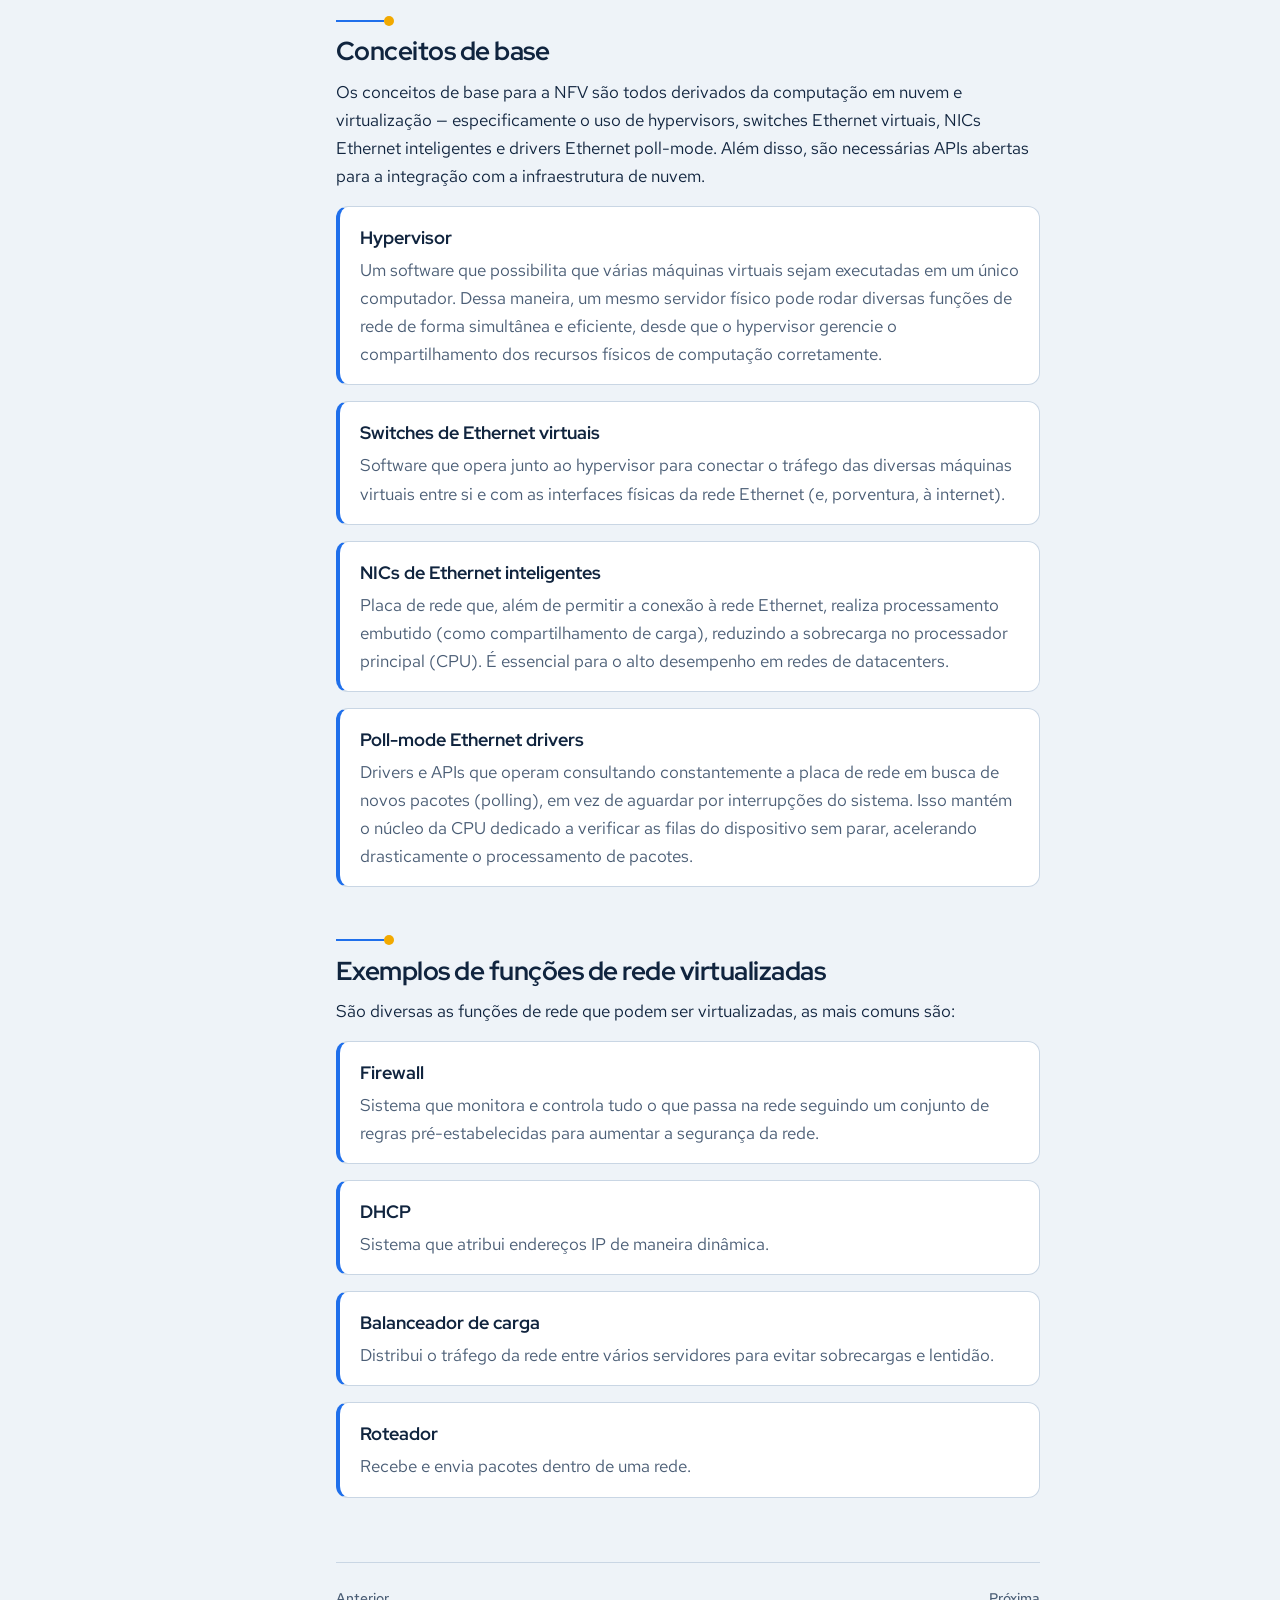
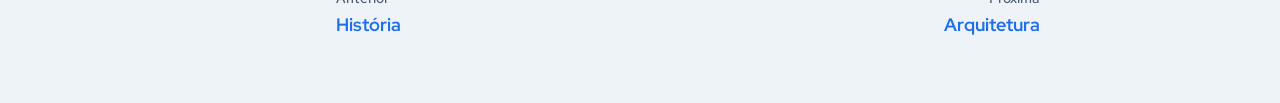
<file: definicao.html>
<!doctype html>
<html lang="pt-BR">
<head>
  <meta charset="utf-8">
  <meta name="viewport" content="width=device-width, initial-scale=1">
  <title>Definição | NFV</title>
  <link rel="preconnect" href="https://fonts.googleapis.com">
  <link rel="preconnect" href="https://fonts.gstatic.com" crossorigin>
  <link href="https://fonts.googleapis.com/css2?family=Red+Hat+Display:wght@700;800;900&family=Red+Hat+Text:wght@400;500;600&display=swap" rel="stylesheet">
  <link rel="stylesheet" href="assets/style.css">
</head>
<body>

  <!-- O menu é montado pelo arquivo assets/site.js. Não precisa editar aqui. -->
  <nav id="menu"></nav>
  <noscript><p style="padding:1rem"><a href="index.html">Voltar ao início</a></p></noscript>

  <main class="conteudo">

    <header>
      <p class="posicao" id="posicao"></p>
      <h1>Definição</h1>
      <p class="lide">O que é NFV, quais seus objetivos e quais conceitos a definem.</p>
    </header>

    <section>
      <h2>O que é NFV</h2>
      <!-- GUIA: apague este bloco depois de escrever o texto -->
      <!-- <aside class="guia">
        <strong>O que cobrir aqui</strong>
        <ul>
          <li>Definição em uma ou duas frases</li>
          <li>Ideia central de virtualizar o que antes era feito em hardware dedicado</li>
        </ul>
      </aside> -->
      <p>NFV é um movimento de virtualizar as funções de rede que antes eram feitas em equipamentos de hardware dedicado. 
        De certa forma, é a lógica da computação em nuvem aplicada às redes de computadores.
      </p>

      <figure class="figura">
      <img
        src="assets/img/definicaoimg1.png"
        alt="Comparação entre a abordagem clássica, com um equipamento proprietário para cada função de rede (roteador, firewall, CDN, DPI, NAT, entre outros), e a abordagem de virtualização, em que as funções rodam como software sobre servidores, armazenamento e switches padrão de alto volume."
      >
      <figcaption>
        Figura 1. Visão da Virtualização de Funções de Rede.
        Fonte: ETSI (2012), <cite>Network Functions Virtualisation: An Introduction, Benefits, Enablers, Challenges &amp; Call for Action</cite>.
        <a href="bibliografia.html">Ver referência completa</a>.
      </figcaption>
    </figure>
    </section>

      <section>
      <h2>Objetivos</h2>

      <ul class="objetivos">
        <li>
          <strong>Virtualizar funções de rede</strong>
          <p>Executar em software as mesmas funções que um
            <span class="balaozinho">middlebox ℹ️
              <span class="texto-balaozinho">
                <strong>Middlebox</strong> é um dispositivo de rede intermediário, como firewall, roteador ou servidor DHCP.
              </span>
            </span>
            realizaria, sem depender de um equipamento dedicado.
          </p>
        </li>

        <li>
          <strong>Desacoplar a função do hardware</strong>
          <p>Separar a lógica de operação das funções de rede do hardware subjacente, permitindo que elas rodem em servidores comuns, de qualquer fabricante.</p>
        </li>

        <li>
          <strong>Tornar o gerenciamento eficiente, flexível e automatizado</strong>
          <p>Com a virtualização, os recursos usados podem ser aumentados ou reduzidos conforme a demanda, e novos serviços podem ser provisionados sem instalar equipamentos físicos.</p>
        </li>
      </ul>
    </section>

    <section>
      <h2>Conceitos de base</h2>
      <!-- GUIA: apague este bloco depois de escrever o texto -->
      <!-- <aside class="guia">
        <strong>O que cobrir aqui</strong>
        <ul>
          <li>Virtualização, máquina virtual e contêiner</li>
          <li>Hypervisor</li>
          <li>Hardware convencional (COTS) em contraste com hardware dedicado</li>
        </ul>
      </aside> -->
      <p>Os conceitos de base para a NFV são todos derivados da computação em nuvem e virtualização — especificamente o uso de hypervisors, switches Ethernet virtuais, 
        NICs Ethernet inteligentes e drivers Ethernet poll-mode. Além disso, são necessárias APIs abertas para a integração com a infraestrutura de nuvem.</p>

              <ul class="objetivos">
        <li>
          <strong>Hypervisor</strong>
          <p>Um software que possibilita que várias máquinas virtuais sejam executadas em um único computador. Dessa maneira, um mesmo servidor físico pode rodar diversas funções 
            de rede de forma simultânea e eficiente, desde que o hypervisor gerencie o compartilhamento dos recursos físicos de computação corretamente.
          </p>
        </li>

          <li>
          <strong>Switches de Ethernet virtuais</strong>
          <p>Software que opera junto ao hypervisor para conectar o tráfego das diversas máquinas virtuais entre si e com as interfaces físicas da rede Ethernet (e, porventura, à internet).</p>
        </li>

          <li>
          <strong>NICs de Ethernet inteligentes</strong>
          <p>Placa de rede que, além de permitir a conexão à rede Ethernet, realiza processamento embutido (como compartilhamento de carga), 
            reduzindo a sobrecarga no processador principal (CPU). É essencial para o alto desempenho em redes de datacenters.</p>
        </li>

          <li>
          <strong>Poll-mode Ethernet drivers</strong>
          <p>Drivers e APIs que operam consultando constantemente a placa de rede em busca de novos pacotes (polling), em vez de aguardar por interrupções do sistema. 
            Isso mantém o núcleo da CPU dedicado a verificar as filas do dispositivo sem parar, acelerando drasticamente o processamento de pacotes.</p>
        </li>
      </ul>
    </section>

    <section>
      <h2>Exemplos de funções de rede virtualizadas</h2>
      <!-- GUIA: apague este bloco depois de escrever o texto -->
      <!-- <aside class="guia">
        <strong>O que cobrir aqui</strong>
        <ul>
          <li>Firewall, DHCP, VPN gateway, balanceador de carga</li>
          <li>Núcleo de rede móvel (4G e 5G)</li>
        </ul>
      </aside> -->
      <p>São diversas as funções de rede que podem ser virtualizadas, as mais comuns são:</p>
      <ul class="objetivos">
        
        <li><strong>
          Firewall
        </strong>
          <p>
            Sistema que monitora e controla tudo o que passa na rede seguindo um conjunto de regras pré-estabelecidas para aumentar a segurança da rede.
          </p>
      </li>
      <li><strong>
          DHCP
        </strong>
          <p>
          Sistema que atribui endereços IP de maneira dinâmica.
          </p>
      </li>

      <li><strong>
          Balanceador de carga
        </strong>
          <p>
            Distribui o tráfego da rede entre vários servidores para evitar sobrecargas e lentidão.
          </p>
      </li>

      <li><strong>
          Roteador
        </strong>
          <p>
            Recebe e envia pacotes dentro de uma rede.
          </p>
      </li>
      </ul>
    </section>

    <!-- Links de página anterior e próxima, montados pelo site.js -->
    <nav id="passos"></nav>
  </main>

  <script src="assets/site.js"></script>
</body>
</html>
</file>
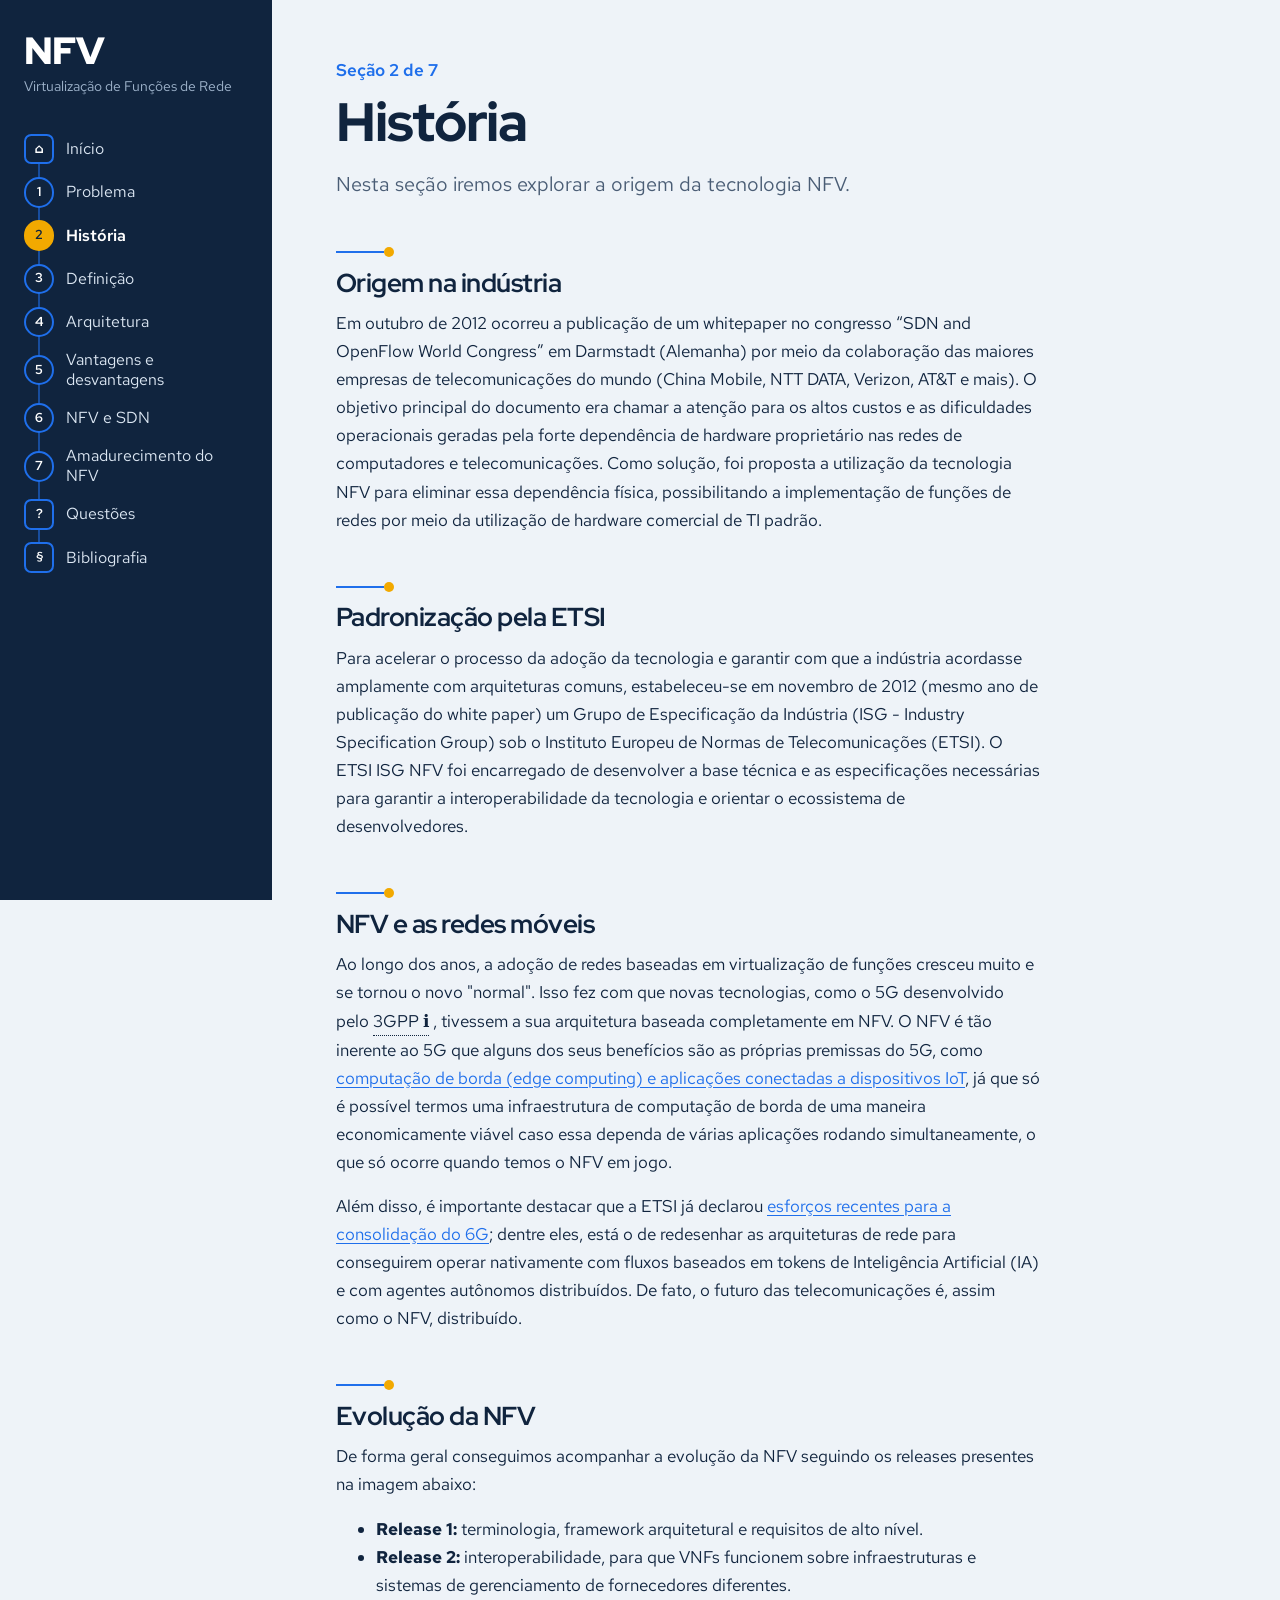
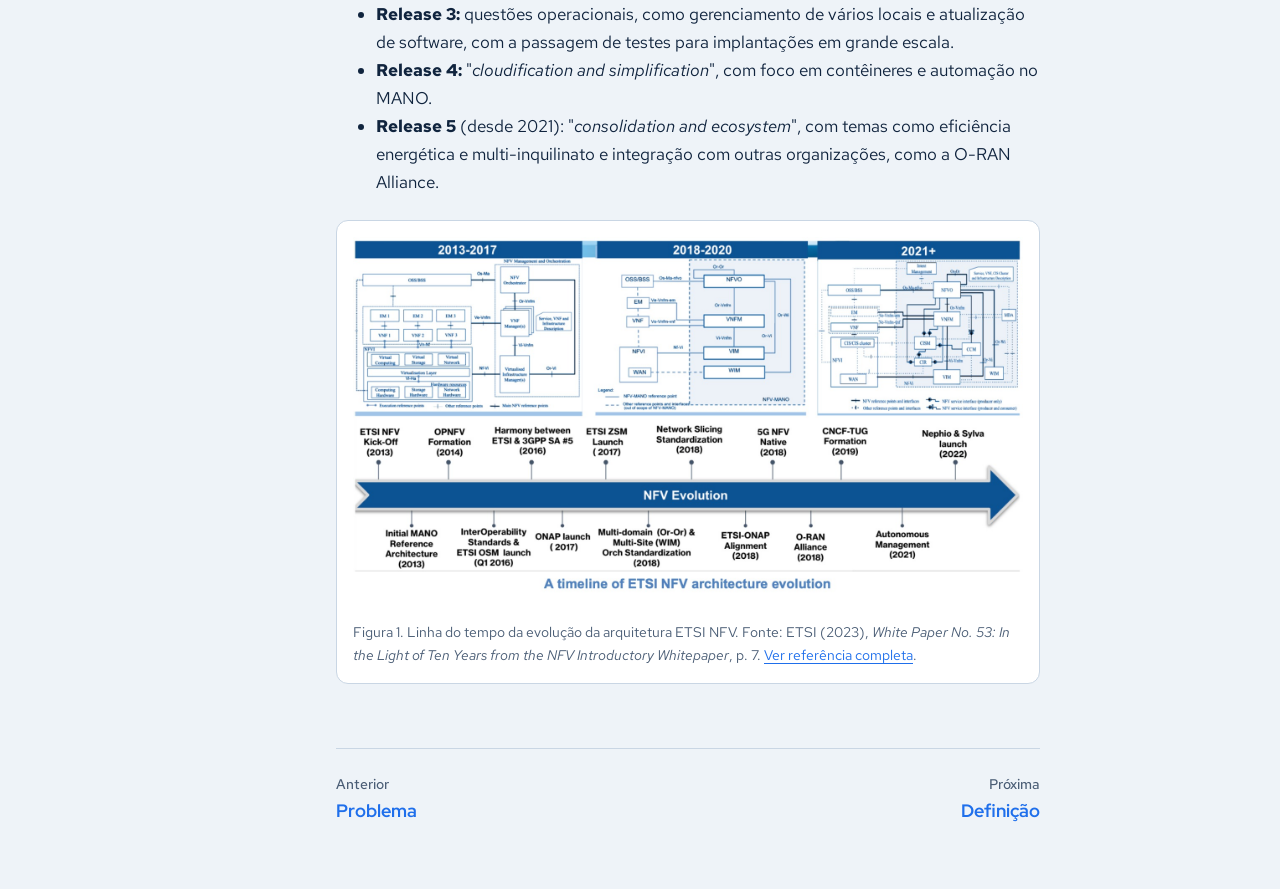
<file: historia.html>
<!doctype html>
<html lang="pt-BR">
<head>
  <meta charset="utf-8">
  <meta name="viewport" content="width=device-width, initial-scale=1">
  <title>História | NFV</title>
  <link rel="preconnect" href="https://fonts.googleapis.com">
  <link rel="preconnect" href="https://fonts.gstatic.com" crossorigin>
  <link href="https://fonts.googleapis.com/css2?family=Red+Hat+Display:wght@700;800;900&family=Red+Hat+Text:wght@400;500;600&display=swap" rel="stylesheet">
  <link rel="stylesheet" href="assets/style.css">
</head>
<body>

  <!-- O menu é montado pelo arquivo assets/site.js. Não precisa editar aqui. -->
  <nav id="menu"></nav>
  <noscript><p style="padding:1rem"><a href="index.html">Voltar ao início</a></p></noscript>

  <main class="conteudo">

    <header>
      <p class="posicao" id="posicao"></p>
      <h1>História</h1>
      <p class="lide">Nesta seção iremos explorar a origem da tecnologia NFV.</p>
    </header>

    <section>
      <h2>Origem na indústria</h2>
      <!-- GUIA: apague este bloco depois de escrever o texto -->
      <!-- <aside class="guia">
        <strong>O que cobrir aqui</strong>
        <ul>
          <li>Whitepaper das operadoras de telecomunicações em outubro de 2012</li>
          <li>Motivações apresentadas pelas operadoras</li>
          <li>Movimento da indústria para a academia, ao contrário da SDN</li>
        </ul>
      </aside> -->
      <p>Em outubro de 2012 ocorreu a publicação de um whitepaper no congresso “SDN and OpenFlow World Congress” em Darmstadt (Alemanha) por meio da colaboração 
        das maiores empresas de telecomunicações do mundo (China Mobile, NTT DATA, Verizon, AT&T e mais). O objetivo principal do documento era chamar a atenção para os altos custos e as dificuldades
        operacionais geradas pela forte dependência de hardware proprietário nas redes de computadores e telecomunicações. Como solução, foi proposta a utilização da tecnologia NFV para
        eliminar essa dependência física, possibilitando a implementação de funções de redes por meio da utilização de hardware comercial de TI padrão. 
        
      </p>
    </section>

    <section>
      <h2>Padronização pela ETSI</h2>
      <!-- GUIA: apague este bloco depois de escrever o texto -->
      <!-- <aside class="guia">
        <strong>O que cobrir aqui</strong>
        <ul>
          <li>Escolha da ETSI e criação do grupo ISG NFV em novembro de 2012</li>
          <li>Primeiras especificações publicadas e seus temas</li>
        </ul>
      </aside> -->
      <p> Para acelerar o processo da adoção da tecnologia e garantir com que a indústria acordasse amplamente com arquiteturas comuns, 
        estabeleceu-se em novembro de 2012 (mesmo ano de publicação do white paper) um Grupo de Especificação da Indústria (ISG - Industry Specification Group) sob o 
        Instituto Europeu de Normas de Telecomunicações (ETSI). O ETSI ISG NFV foi encarregado de desenvolver a base técnica e as especificações 
        necessárias para garantir a interoperabilidade da tecnologia e orientar o ecossistema de desenvolvedores.</p>
    </section>

    <!-- <section>
      <h2>Evolução dos releases</h2> -->
      <!-- GUIA: apague este bloco depois de escrever o texto -->
      <!-- <aside class="guia">
        <strong>O que cobrir aqui</strong>
        <ul>
          <li>Linha do tempo dos releases da ETSI até o atual</li>
          <li>Novidade principal de cada release (por exemplo, suporte a contêineres)</li>
        </ul>
      </aside>
      <p>Escreva o texto aqui.</p>
    </section> -->

    <section>
      <h2>NFV e as redes móveis</h2>
      <!-- GUIA: apague este bloco depois de escrever o texto -->
      <!-- <aside class="guia"> -->
        <!-- <strong>O que cobrir aqui</strong>
        <ul>
          <li>Papel da NFV no 5G</li>
          <li>Perspectivas para o 6G</li>
        </ul> -->
      </aside>

        <p>Ao longo dos anos, a adoção de redes baseadas em virtualização de funções cresceu muito e se tornou o novo "normal". 
          Isso fez com que novas tecnologias, como o 5G desenvolvido pelo <span class="balaozinho">3GPP ℹ️
          <span class="texto-balaozinho">
          <strong> 3GPP: </strong> 3rd Generation Partnership Project: o consórcio global responsável pela padronização das redes móveis
          </span>
          </span>    
          , tivessem a sua arquitetura baseada completamente em NFV. O NFV é tão inerente ao 5G que alguns dos seus 
          benefícios são as próprias premissas do 5G, como <a href="definicao.html">computação de borda 
          (edge computing) e aplicações conectadas a dispositivos IoT</a>,  já que só é possível termos uma infraestrutura de 
          computação de borda de uma maneira economicamente viável caso essa dependa de várias aplicações rodando simultaneamente, 
          o que só ocorre quando temos o NFV em jogo.
         </p>  
         <p>Além disso, é importante destacar que a ETSI já declarou 
          <a href="https://www.etsi.org/blogs/driving-the-blueprint-for-6g-etsi-nfv-open-session-on-telco-ai-native-infrastructure-for-agentic-ai-next-gen-telco-cloud/" target="_blank" rel="noopener">
            esforços recentes para a consolidação do 6G</a>; dentre eles, está o de redesenhar as arquiteturas de rede para conseguirem operar nativamente com fluxos baseados em tokens de Inteligência 
            Artificial (IA) e com agentes autônomos distribuídos. De fato, o futuro das telecomunicações é, assim como o NFV, distribuído.</p>
          </section>  
    </section>

    <section>
      <h2>Evolução da NFV</h2>
      <p>De forma geral conseguimos acompanhar a evolução da NFV seguindo os releases presentes na imagem abaixo:</p>
      <ul>
        <li><strong>Release 1:</strong> terminologia, framework arquitetural e requisitos de alto nível.</li>
        <li><strong>Release 2:</strong> interoperabilidade, para que VNFs funcionem sobre infraestruturas e sistemas de gerenciamento de fornecedores diferentes.</li>
        <li><strong>Release 3:</strong> questões operacionais, como gerenciamento de vários locais e atualização de software, com a passagem de testes para implantações em grande escala.</li>
        <li><strong>Release 4:</strong> "<em>cloudification and simplification</em>", com foco em contêineres e automação no MANO.</li>
        <li><strong>Release 5</strong> (desde 2021): "<em>consolidation and ecosystem</em>", com temas como eficiência energética e multi-inquilinato e integração com outras organizações, como a O-RAN Alliance.</li>
      </ul>

      <figure class="figura">
      <img
        src="assets/img/Evolução da arquitetura NFV.jpg"
        alt="Linha do tempo da arquitetura ETSI NFV em três fases: 2013–2017, com o diagrama original de VNFs, NFVI e MANO; 2018–2020, com a inclusão do WIM e da interface Or-Or; e 2021 em diante, com clusters de contêineres (CIS/CISM) e gerenciamento por intenção. Abaixo, marcos como o início do ETSI NFV (2013), o lançamento do OSM (2016), o ONAP (2017), a O-RAN Alliance (2018) e o gerenciamento autônomo (2021)."
      >
      <figcaption>
        Figura 1. Linha do tempo da evolução da arquitetura ETSI NFV.
        Fonte: ETSI (2023), <cite>White Paper No. 53: In the Light of Ten Years from the NFV Introductory Whitepaper</cite>, p. 7.
        <a href="bibliografia.html">Ver referência completa</a>.
      </figcaption>
    </figure>

    <!-- Links de página anterior e próxima, montados pelo site.js -->
    <nav id="passos"></nav>
  </main>

  <script src="assets/site.js"></script>
</body>
</html>
</file>
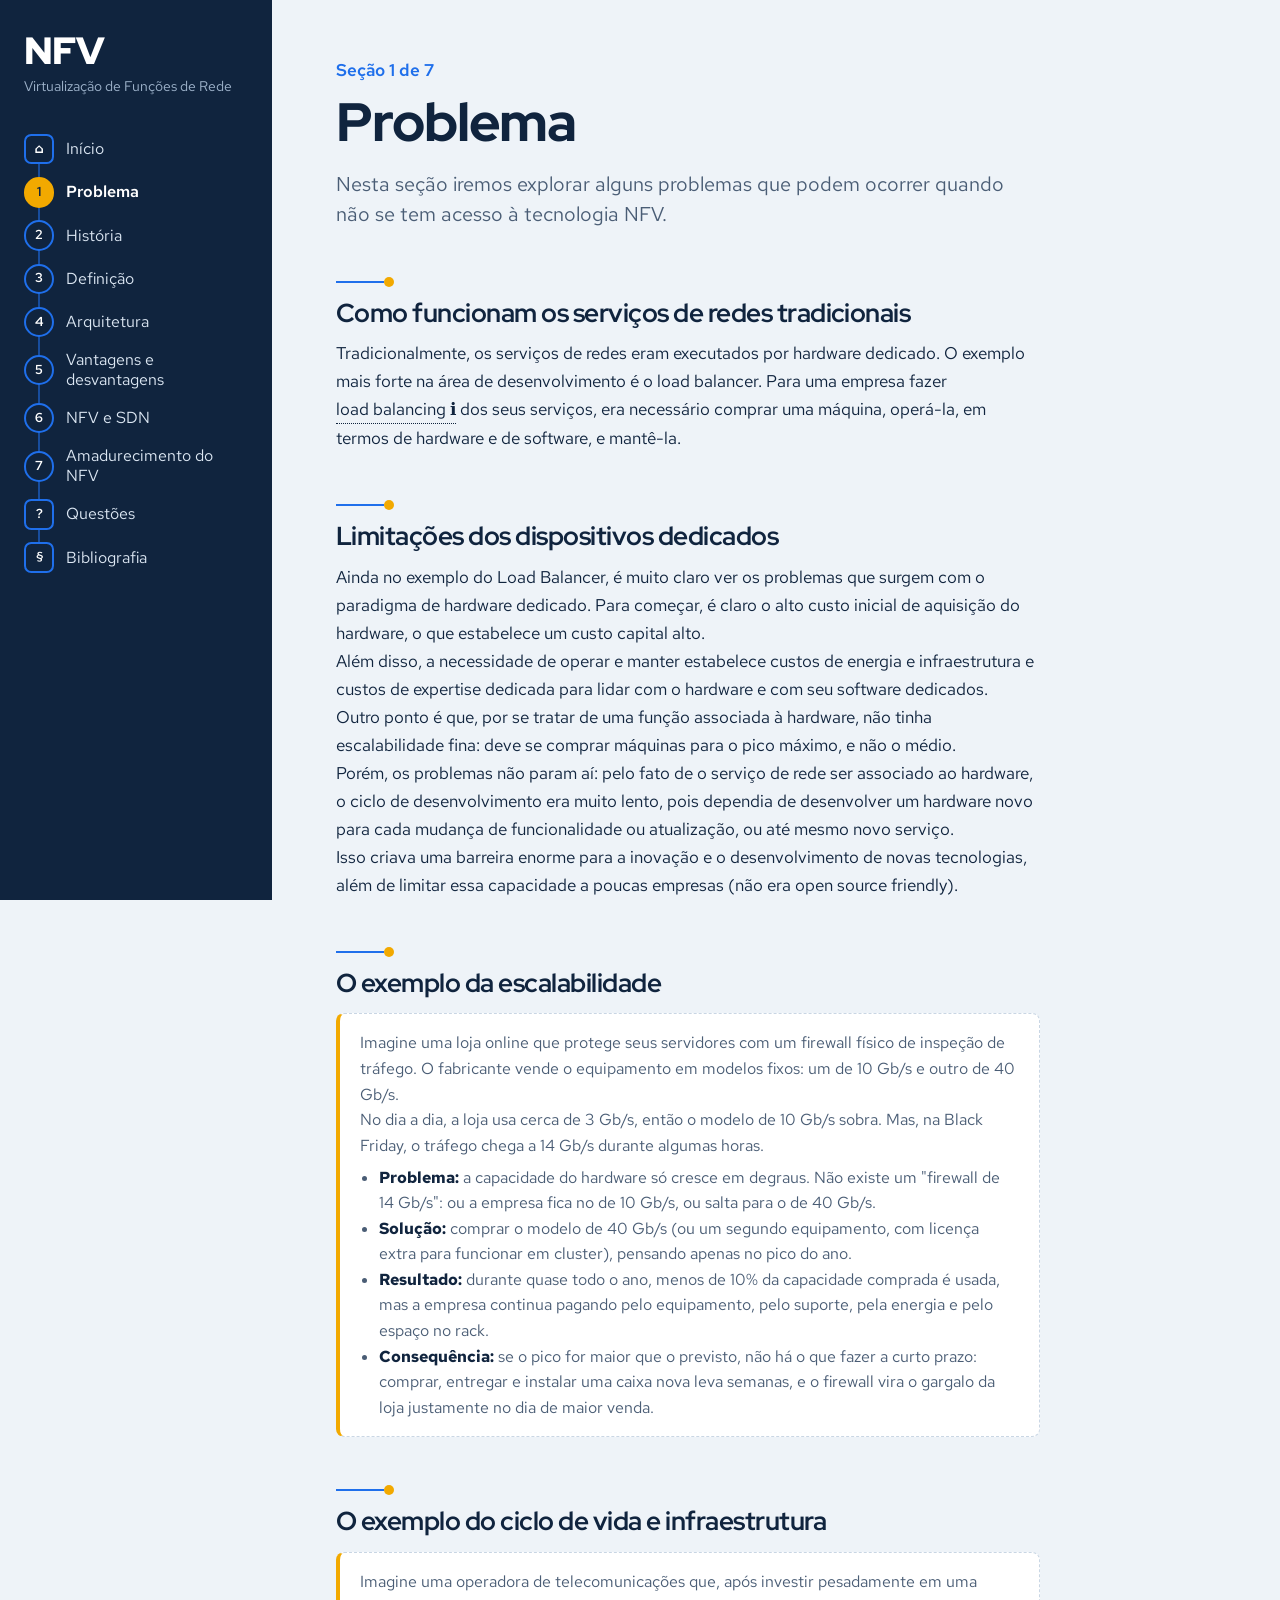
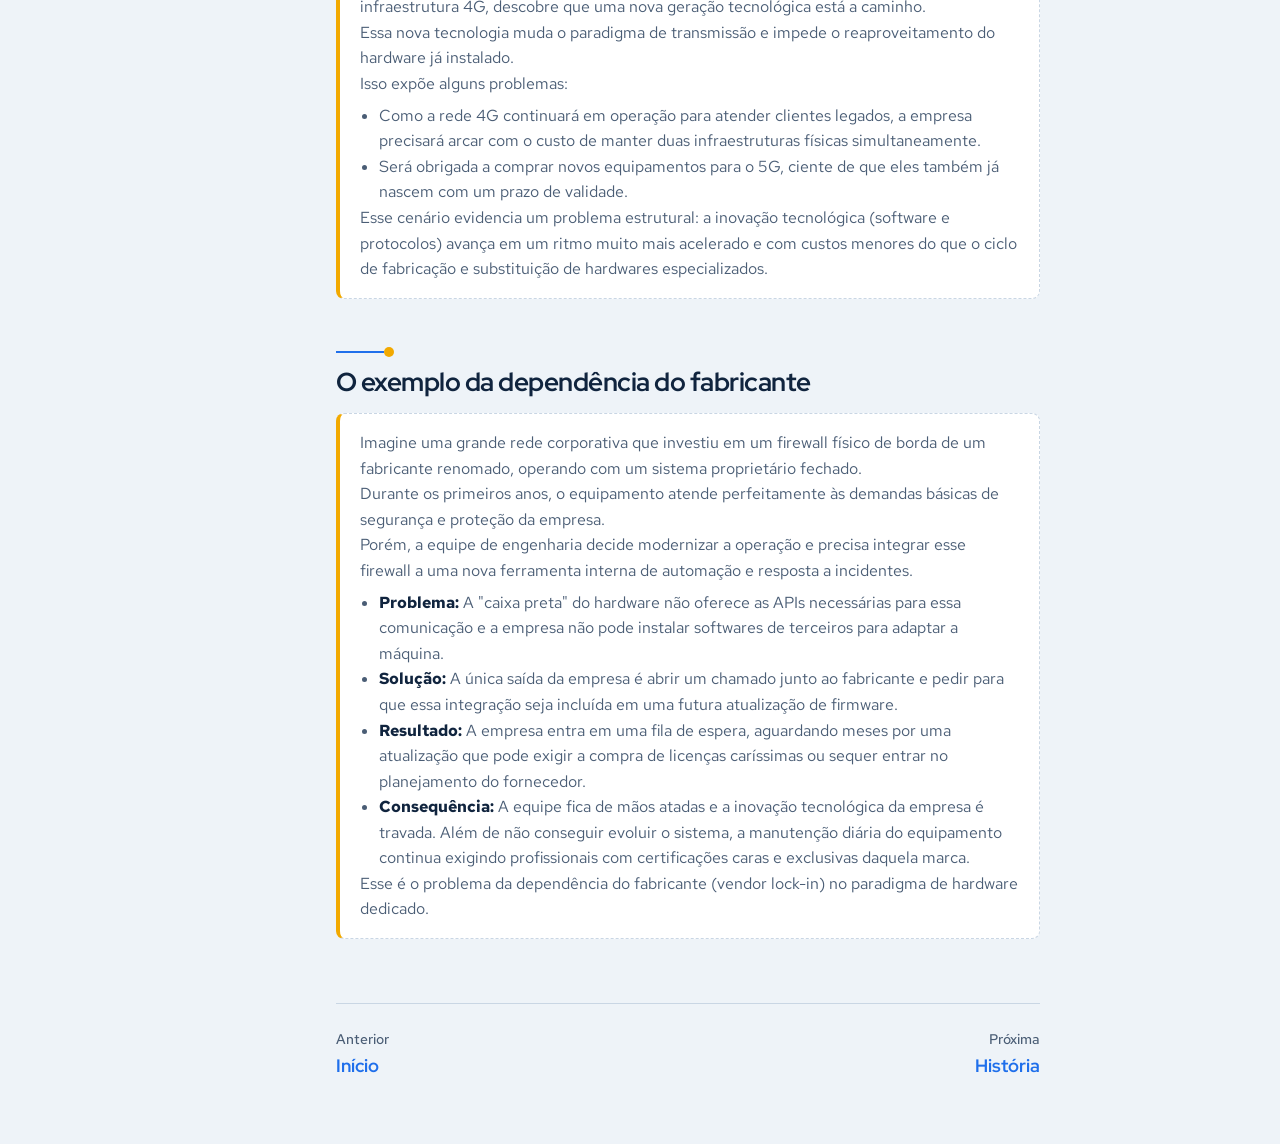
<file: problema.html>
<!doctype html>
<html lang="pt-BR">
<head>
  <meta charset="utf-8">
  <meta name="viewport" content="width=device-width, initial-scale=1">
  <title>Problema | NFV</title>
  <link rel="preconnect" href="https://fonts.googleapis.com">
  <link rel="preconnect" href="https://fonts.gstatic.com" crossorigin>
  <link href="https://fonts.googleapis.com/css2?family=Red+Hat+Display:wght@700;800;900&family=Red+Hat+Text:wght@400;500;600&display=swap" rel="stylesheet">
  <link rel="stylesheet" href="assets/style.css">
</head>
<body>

  <!-- O menu é montado pelo arquivo assets/site.js. Não precisa editar aqui. -->
  <nav id="menu"></nav>
  <noscript><p style="padding:1rem"><a href="index.html">Voltar ao início</a></p></noscript>

  <main class="conteudo">

    <header>
      <p class="posicao" id="posicao"></p>
      <h1>Problema</h1>
      <p class="lide">Nesta seção iremos explorar alguns problemas que podem ocorrer quando não se tem acesso à tecnologia NFV.</p>
    </header>

    <section>
      <h2>Como funcionam os serviços de redes tradicionais</h2>
      <!-- GUIA: apague este bloco depois de escrever o texto -->
      <!-- <aside class="guia">
        <strong>O que cobrir aqui</strong>
        <ul>
          <li>O que são middleboxes e que funções desempenham na rede</li>
          <li>Dispositivos envolvidos (roteadores, switches, firewalls, balanceadores de carga)</li>
          <li>Hardware dedicado, com software próprio de cada fabricante</li>
        </ul>
      </aside> -->
      <p>
      Tradicionalmente, os serviços de redes eram executados por hardware dedicado. 
      O exemplo mais forte na área de desenvolvimento é o load balancer. Para uma empresa fazer 
      <span class="balaozinho">load balancing ℹ️
      <span class="texto-balaozinho">
        <strong>Load balancing</strong> (balanceamento de carga) é a distribuição do tráfego de rede entre vários servidores para evitar sobrecargas e lentidão.
      </span>
    </span>      dos seus serviços, era necessário comprar uma máquina, operá-la, em termos de hardware e de software, e mantê-la. 
      </p>
    </section>

    <section>
      <h2>Limitações dos dispositivos dedicados</h2>
      <!-- GUIA: apague este bloco depois de escrever o texto -->
      <!-- <aside class="guia">
        <strong>O que cobrir aqui</strong>
        <ul>
          <li>Custo de aquisição</li>
          <li>Falta de escalabilidade diante da variação de demanda</li>
          <li>Impossibilidade de incluir novas funcionalidades sem trocar o equipamento</li>
          <li>Dependência do fabricante para atualizações</li>
          <li>Implantação lenta e ciclo de vida curto (trocas de geração 2G, 3G, 4G)</li>
        </ul>
      </aside> -->
      <p>
        Ainda no exemplo do Load Balancer, é muito claro ver os problemas que surgem com o paradigma de hardware dedicado. Para começar, é claro o alto custo inicial de aquisição do hardware, o que estabelece um custo capital alto.<br>
        Além disso, a necessidade de operar e manter estabelece custos de energia e infraestrutura e custos de expertise dedicada para lidar com o hardware e com seu software dedicados. <br>
        Outro ponto é que, por se tratar de uma função associada à hardware, não tinha escalabilidade fina: deve se comprar máquinas para o pico máximo, e não o médio.<br>
        Porém, os problemas não param aí: pelo fato de o serviço de rede ser associado ao hardware, o ciclo de desenvolvimento era muito lento, pois dependia de desenvolver um hardware novo para cada mudança de funcionalidade ou atualização, ou até mesmo novo serviço. <br>
        Isso criava uma barreira enorme para a inovação e o desenvolvimento de novas tecnologias, além de limitar essa capacidade a poucas empresas (não era open source friendly). </p>
    </section>

    <section>
      <h2>O exemplo da escalabilidade</h2>
      <aside class="guia">
        Imagine uma loja online que protege seus servidores com um firewall físico de inspeção de tráfego. O fabricante vende o equipamento em modelos fixos: um de 10 Gb/s e outro de 40 Gb/s.<br>
        No dia a dia, a loja usa cerca de 3 Gb/s, então o modelo de 10 Gb/s sobra. Mas, na Black Friday, o tráfego chega a 14 Gb/s durante algumas horas.<br>
        <ul>
          <li><strong>Problema:</strong> a capacidade do hardware só cresce em degraus. Não existe um "firewall de 14 Gb/s": ou a empresa fica no de 10 Gb/s, ou salta para o de 40 Gb/s.</li>
          <li><strong>Solução:</strong> comprar o modelo de 40 Gb/s (ou um segundo equipamento, com licença extra para funcionar em cluster), pensando apenas no pico do ano.</li>
          <li><strong>Resultado:</strong> durante quase todo o ano, menos de 10% da capacidade comprada é usada, mas a empresa continua pagando pelo equipamento, pelo suporte, pela energia e pelo espaço no rack.</li>
          <li><strong>Consequência:</strong> se o pico for maior que o previsto, não há o que fazer a curto prazo: comprar, entregar e instalar uma caixa nova leva semanas, e o firewall vira o gargalo da loja justamente no dia de maior venda.</li>
        </ul>
      
      </aside>
    </section>

    <section>
      <h2>O exemplo do ciclo de vida e infraestrutura</h2>
      <!-- GUIA: apague este bloco depois de escrever o texto -->
      <aside class="guia">
      Imagine uma operadora de telecomunicações que, após investir pesadamente em uma infraestrutura 4G, descobre que uma nova geração tecnológica está a caminho.<br>
      Essa nova tecnologia muda o paradigma de transmissão e impede o reaproveitamento do hardware já instalado.<br>
      Isso expõe alguns problemas:
      <ul>
        <li>Como a rede 4G continuará em operação para atender clientes legados, a empresa precisará arcar com o custo de manter duas infraestruturas físicas simultaneamente.</li>
        <li>Será obrigada a comprar novos equipamentos para o 5G, ciente de que eles também já nascem com um prazo de validade.</li>
      </ul>
      Esse cenário evidencia um problema estrutural: a inovação tecnológica (software e protocolos) avança em um ritmo muito mais acelerado e com custos menores do que o ciclo de fabricação e substituição de hardwares especializados.
      </aside>
    </section>

    <section>
      <h2>O exemplo da dependência do fabricante</h2>
        <aside class="guia">
          Imagine uma grande rede corporativa que investiu em um firewall físico de borda de um fabricante renomado, operando com um sistema proprietário fechado.<br>
          Durante os primeiros anos, o equipamento atende perfeitamente às demandas básicas de segurança e proteção da empresa.<br>
          Porém, a equipe de engenharia decide modernizar a operação e precisa integrar esse firewall a uma nova ferramenta interna de automação e resposta a incidentes.<br>
          <ul>
            <li><strong>Problema:</strong> A "caixa preta" do hardware não oferece as APIs necessárias para essa comunicação e a empresa não pode instalar softwares de terceiros para adaptar a máquina.</li>
            <li><strong>Solução:</strong> A única saída da empresa é abrir um chamado junto ao fabricante e pedir para que essa integração seja incluída em uma futura atualização de firmware.</li>
            <li><strong>Resultado:</strong> A empresa entra em uma fila de espera, aguardando meses por uma atualização que pode exigir a compra de licenças caríssimas ou sequer entrar no planejamento do fornecedor.</li>
            <li><strong>Consequência:</strong> A equipe fica de mãos atadas e a inovação tecnológica da empresa é travada. Além de não conseguir evoluir o sistema, a manutenção diária do equipamento continua exigindo profissionais com certificações caras e exclusivas daquela marca.</li>
          </ul>
          Esse é o problema da dependência do fabricante (vendor lock-in) no paradigma de hardware dedicado.
        </aside>
    </section>

    <!-- Links de página anterior e próxima, montados pelo site.js -->
    <nav id="passos"></nav>
  </main>

  <script src="assets/site.js"></script>
</body>
</html>
</file>
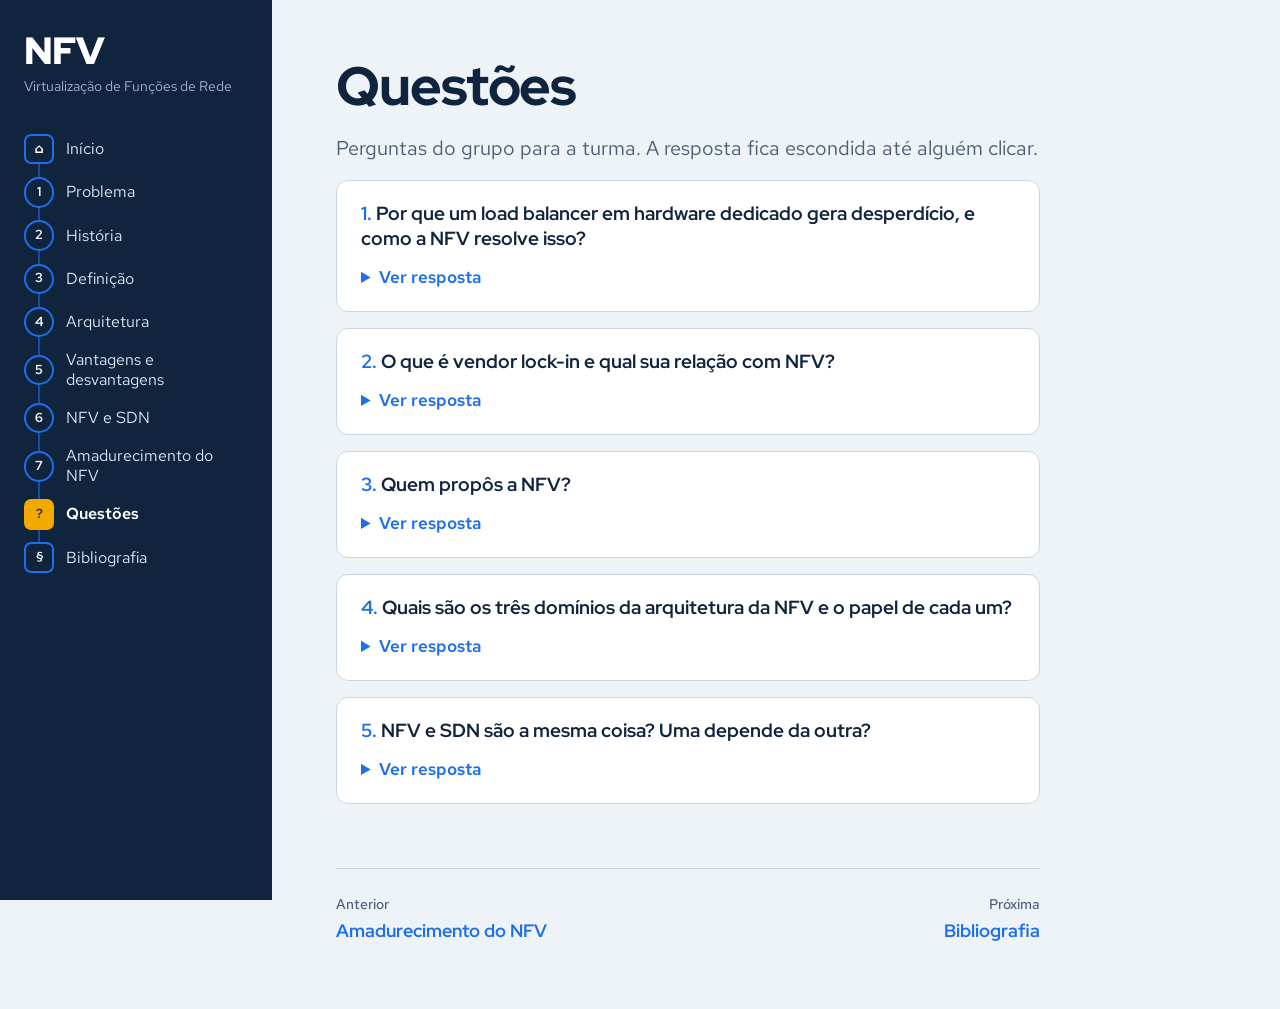
<file: questoes.html>
<!doctype html>
<html lang="pt-BR">
<head>
  <meta charset="utf-8">
  <meta name="viewport" content="width=device-width, initial-scale=1">
  <title>Questões | NFV</title>
  <link rel="preconnect" href="https://fonts.googleapis.com">
  <link rel="preconnect" href="https://fonts.gstatic.com" crossorigin>
  <link href="https://fonts.googleapis.com/css2?family=Red+Hat+Display:wght@700;800;900&family=Red+Hat+Text:wght@400;500;600&display=swap" rel="stylesheet">
  <link rel="stylesheet" href="assets/style.css">
</head>
<body>

  <!-- O menu é montado pelo arquivo assets/site.js. Não precisa editar aqui. -->
  <nav id="menu"></nav>
  <noscript><p style="padding:1rem"><a href="index.html">Voltar ao início</a></p></noscript>

  <main class="conteudo">

    <header>
      <h1>Questões</h1>
      <p class="lide">Perguntas do grupo para a turma. A resposta fica escondida até alguém clicar.</p>
    </header>

    <!-- Para criar outra pergunta, copie um bloco <li class="questao"> inteiro e cole abaixo do último -->
    <ol class="questoes">

      <li class="questao">
        <p class="questao__pergunta">Por que um load balancer em hardware dedicado gera desperdício, e como a NFV resolve isso?</p>
        <details>
          <summary>Ver resposta</summary>
          <p>Ele precisa ser comprado para o pico de demanda e fica ocioso no resto do tempo. Com NFV, instâncias são criadas no pico e removidas depois.</p>
        </details>
      </li>

      <li class="questao">
        <p class="questao__pergunta">O que é vendor lock-in e qual sua relação com NFV?</p>
        <details>
          <summary>Ver resposta</summary>
          <p>Dependência do fabricante. O firewall sem APIs obriga a empresa a esperar meses por um firmware novo.</p>
        </details>
      </li>

      <li class="questao">
        <p class="questao__pergunta">Quem propôs a NFV?</p>
        <details>
          <summary>Ver resposta</summary>
          <p>Grandes operadoras de telecom (AT&T, Verizon, China Mobile…), num whitepaper de outubro de 2012. Em novembro de 2012 a ETSI criou o ISG NFV para padronizar.</p>
        </details>
      </li>

      <li class="questao">
        <p class="questao__pergunta">Quais são os três domínios da arquitetura da NFV e o papel de cada um?</p>
        <details>
          <summary>Ver resposta</summary>
          <p>VNFs (as funções em software), NFVI (hardware COTS + virtualização) e MANO (gerência e orquestração).</p>
        </details>
      </li>

      <li class="questao">
        <p class="questao__pergunta">NFV e SDN são a mesma coisa? Uma depende da outra?</p>
        <details>
          <summary>Ver resposta</summary>
          <p>Não. A SDN separa plano de controle e plano de dados, e a NFV virtualiza as funções. São independentes, mas complementares: a SDN encadeia as VNFs e se adapta quando elas mudam de IP.</p>
        </details>
      </li>

    </ol>

    <!-- Links de página anterior e próxima, montados pelo site.js -->
    <nav id="passos"></nav>
  </main>

  <script src="assets/site.js"></script>
</body>
</html>
</file>
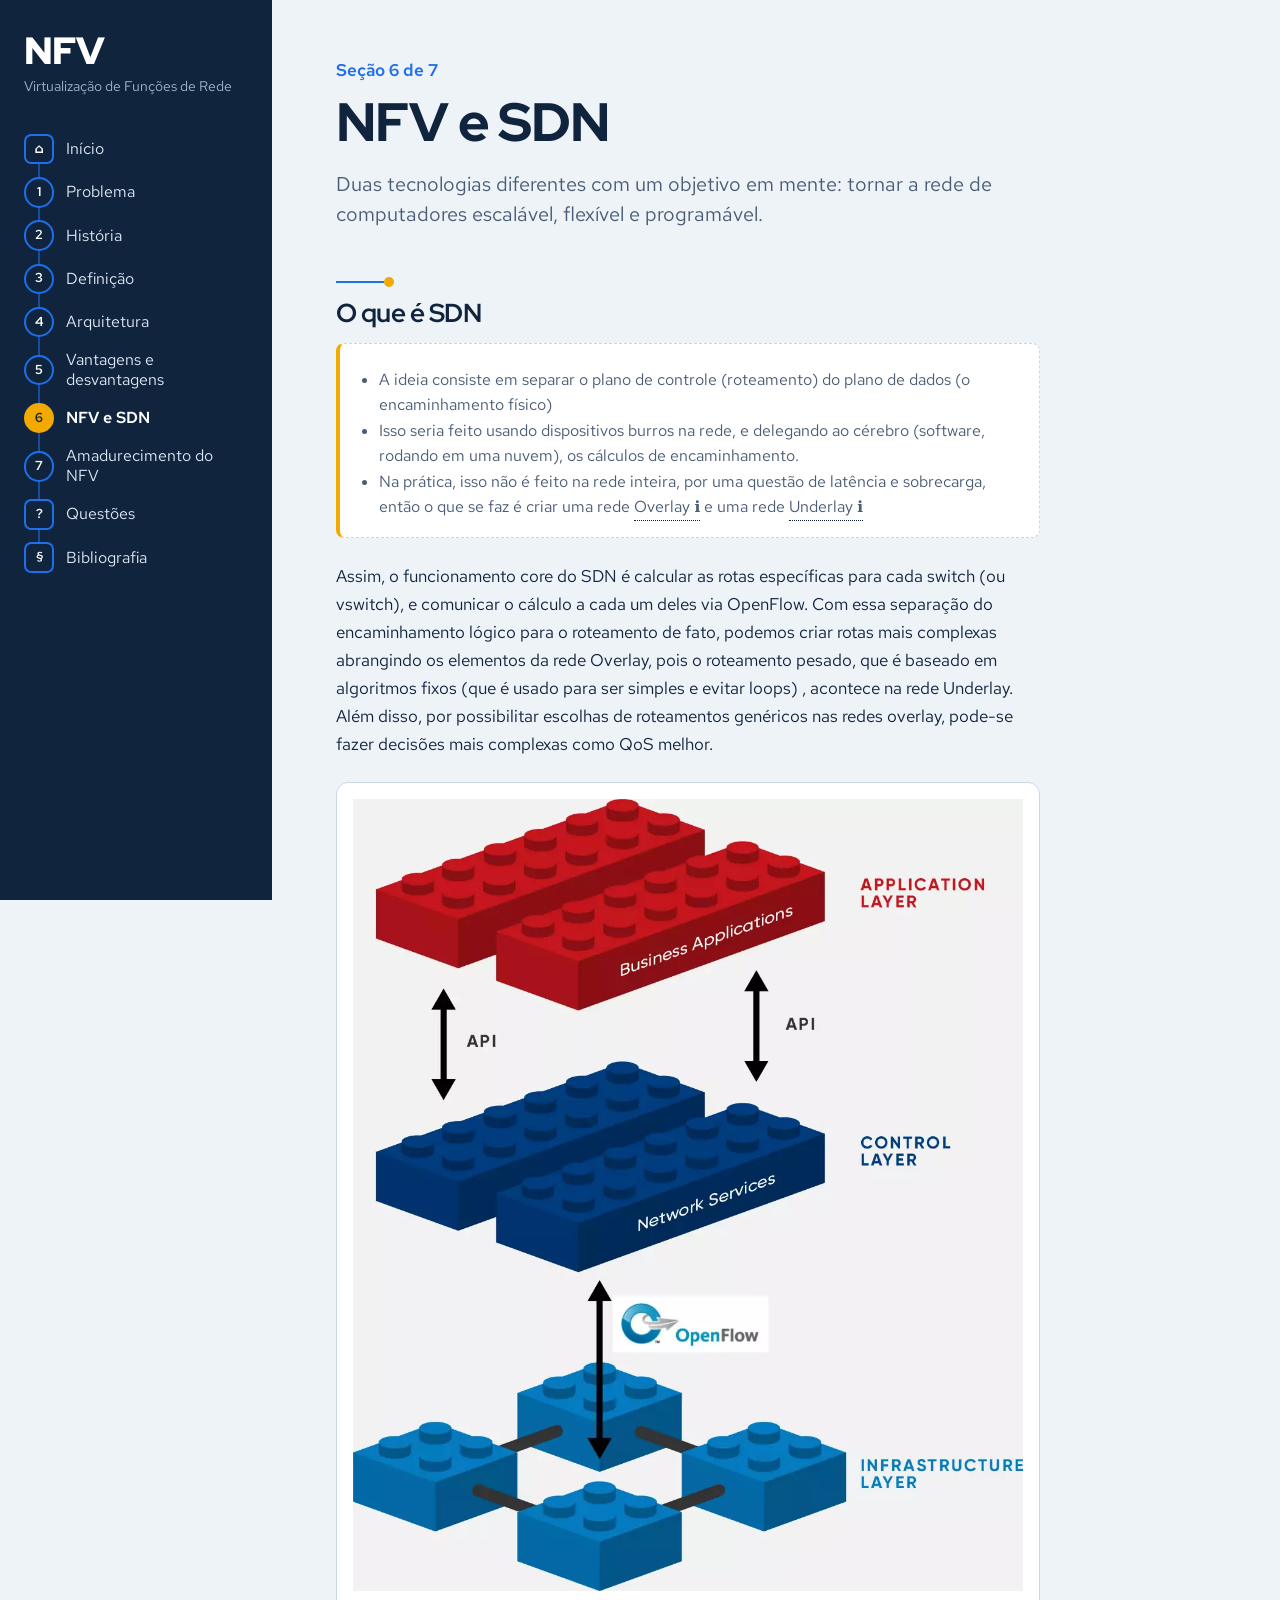
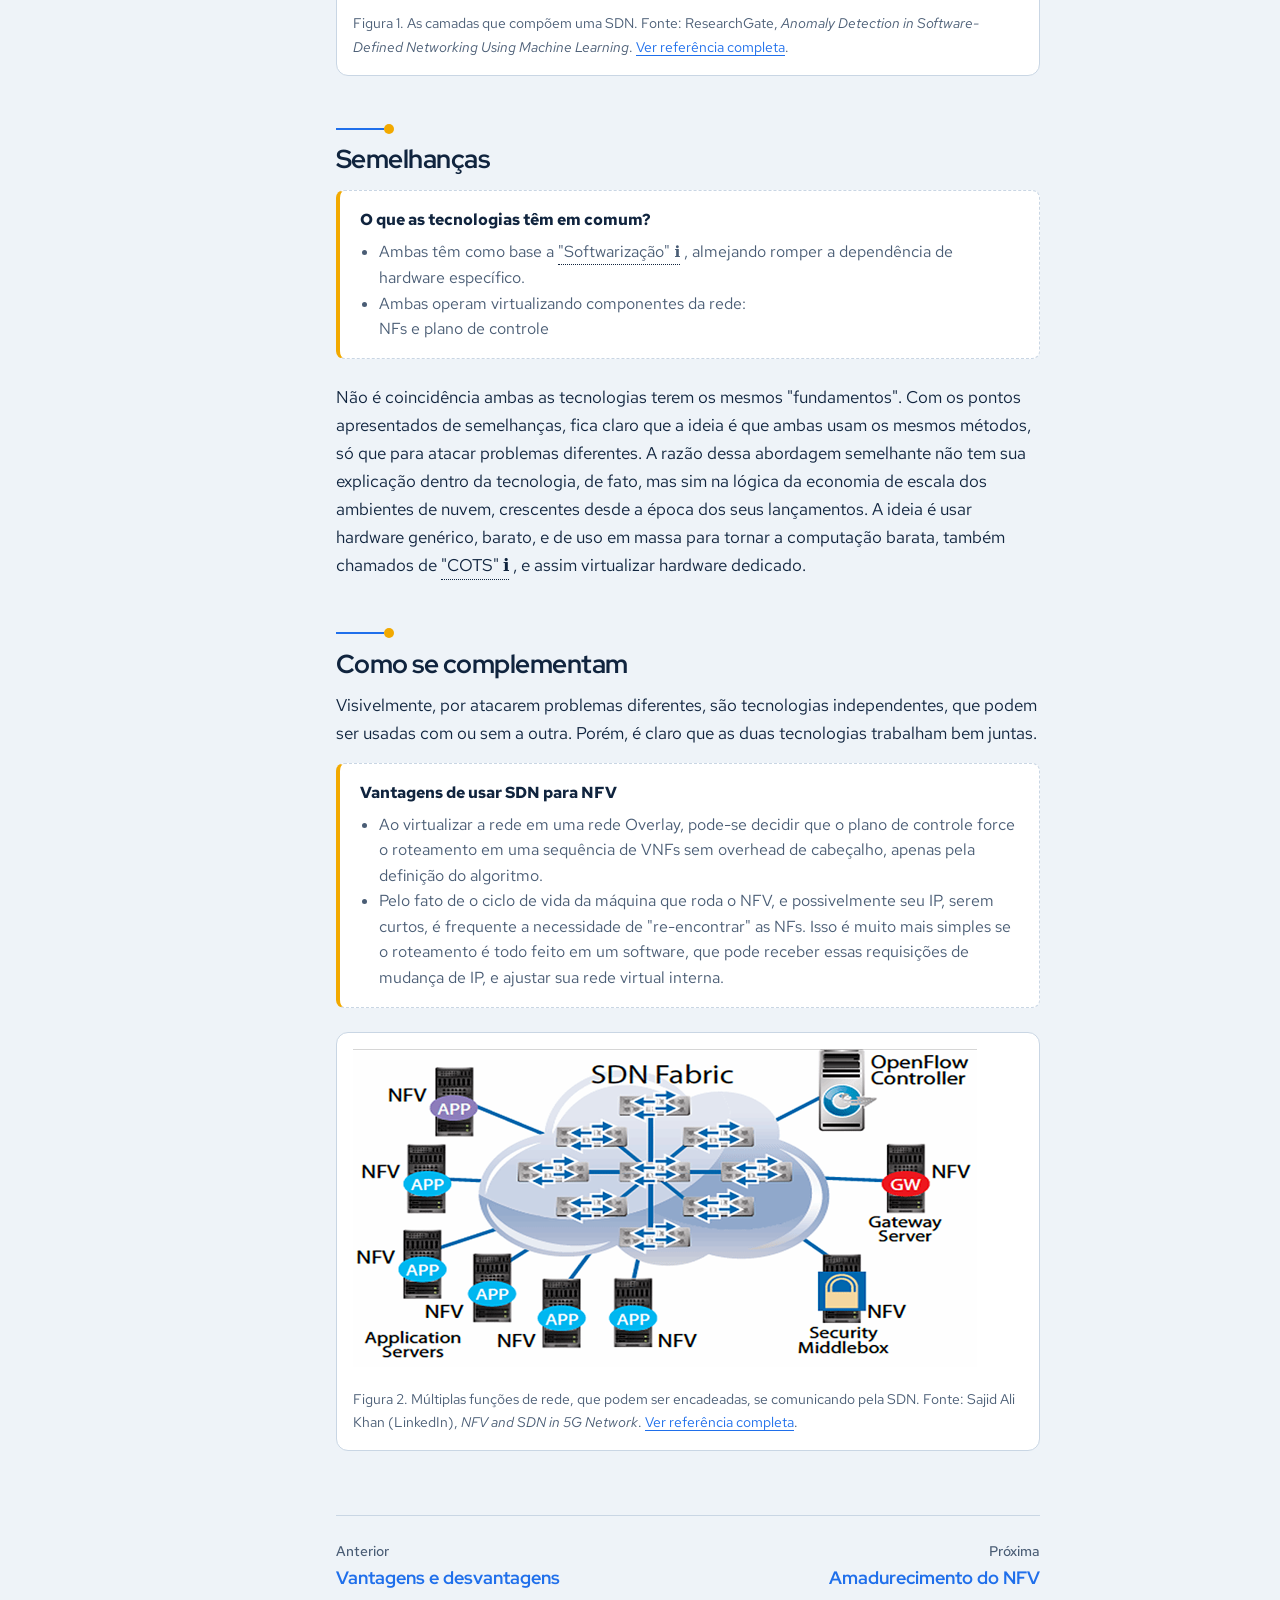
<file: sdn.html>
<!doctype html>
<html lang="pt-BR">
<head>
  <meta charset="utf-8">
  <meta name="viewport" content="width=device-width, initial-scale=1">
  <title>NFV e SDN | NFV</title>
  <link rel="preconnect" href="https://fonts.googleapis.com">
  <link rel="preconnect" href="https://fonts.gstatic.com" crossorigin>
  <link href="https://fonts.googleapis.com/css2?family=Red+Hat+Display:wght@700;800;900&family=Red+Hat+Text:wght@400;500;600&display=swap" rel="stylesheet">
  <link rel="stylesheet" href="assets/style.css">
</head>
<body>

  <!-- O menu é montado pelo arquivo assets/site.js. Não precisa editar aqui. -->
  <nav id="menu"></nav>
  <noscript><p style="padding:1rem"><a href="index.html">Voltar ao início</a></p></noscript>

  <main class="conteudo">

    <header>
      <p class="posicao" id="posicao"></p>
      <h1>NFV e SDN</h1>
      <p class="lide">Duas tecnologias diferentes com um objetivo em mente: tornar a rede de computadores escalável, flexível e programável.</p>
    </header>

    <section>
      <h2>O que é SDN</h2>
      <!-- GUIA: apague este bloco depois de escrever o texto -->
      <aside class="guia">
        <ul>
          <li>A ideia consiste em separar o plano de controle (roteamento) do plano de dados (o encaminhamento físico)</li>
          <li>Isso seria feito usando dispositivos burros na rede, e delegando ao cérebro (software, rodando em uma nuvem), os cálculos de encaminhamento.</li>
          <li>Na prática, isso não é feito na rede inteira, por uma questão de latência e sobrecarga, então o que se faz é criar uma rede 
            <span class="balaozinho">Overlay ℹ️
              <span class="texto-balaozinho">
                <strong>Overlay:</strong> É a rede "lógica", que abstrai, para quem quer usá-la, a complexidade de roteamento que de fato acontece.
              </span>
            </span>
            e uma rede 
            <span class="balaozinho">Underlay ℹ️
              <span class="texto-balaozinho">
                <strong>Underlay:</strong> É a rede física, faz o roteamento pesado para conectar os elementos da rede Overlay.
              </span>
            </span>
          </li>
        </ul>
      </aside>
      <p> 
        Assim, o funcionamento core do SDN é calcular as rotas específicas para cada switch (ou vswitch), e comunicar o cálculo a cada um deles via OpenFlow.
        Com essa separação do encaminhamento lógico para o roteamento de fato, podemos criar rotas mais 
        complexas abrangindo os elementos da rede Overlay, pois o roteamento pesado, 
        que é baseado em algoritmos fixos (que é usado para ser simples e evitar loops) , acontece na rede Underlay. <br>
        Além disso, por possibilitar escolhas de roteamentos genéricos nas redes overlay, pode-se fazer decisões mais complexas como QoS melhor.</p>
      <figure class="figura">
      <img
        src="assets/img/sdn-architecture-img.webp"
        alt="Arquitetura da SDN em três camadas, desenhadas como blocos de montar: a camada de aplicação (aplicações de negócio) no topo, ligada por APIs à camada de controle (serviços de rede), que se comunica via OpenFlow com a camada de infraestrutura, formada pelos dispositivos de rede interligados."
      >
      <figcaption>
        Figura 1. As camadas que compõem uma SDN.
        Fonte: ResearchGate, <cite>Anomaly Detection in Software-Defined Networking Using Machine Learning</cite>.
        <a href="bibliografia.html">Ver referência completa</a>.
      </figcaption>
    </figure>
      </section>
    
    <section>
      <h2>Semelhanças</h2>
      <!-- GUIA: apague este bloco depois de escrever o texto -->
      <aside class="guia">
        <strong>O que as tecnologias têm em comum?</strong>
        <ul>
          <li>Ambas têm como base a 
            <span class="balaozinho">"Softwarização" ℹ️
              <span class="texto-balaozinho">
                <strong>"Softwarização"</strong> As funcionalidades são feitas em software rodando em hardware genérico.
              </span>
            </span>
            , almejando romper a dependência de hardware específico.
          </li>
          <li>Ambas operam virtualizando componentes da rede: <br> NFs e plano de controle </li>
        </ul>
      </aside>
      <p> Não é coincidência ambas as tecnologias terem os mesmos "fundamentos".
          Com os pontos apresentados de semelhanças, fica claro que a ideia é que ambas usam os mesmos métodos, só que para atacar problemas diferentes.
          A razão dessa abordagem semelhante não tem sua explicação dentro da tecnologia, de fato, mas sim na lógica da economia de escala dos ambientes de nuvem, crescentes desde a época dos seus lançamentos. 
          A ideia é usar hardware genérico, barato, e de uso em massa para tornar a computação barata, também chamados de 
            <span class="balaozinho">"COTS" ℹ️
              <span class="texto-balaozinho"><strong>Commercial-Off-The-Shelf</strong>: hardware genérico e barato, de uso geral, com o propósito de ser usado em grandes quantidades para formar sistemas.
              </span>
            </span>
          , e assim virtualizar hardware dedicado.
      </p>
    </section>

    <section>
      <h2>Como se complementam</h2>

      <p>Visivelmente, por atacarem problemas diferentes, são tecnologias independentes, que podem ser usadas com ou sem a outra. Porém, é claro que as duas tecnologias trabalham bem juntas.
      </p>
      
      <aside class="guia">
        <strong>Vantagens de usar SDN para NFV</strong>
        <ul>
          <li>Ao virtualizar a rede em uma rede Overlay, pode-se decidir que o plano de controle force o roteamento em uma sequência de VNFs sem overhead de cabeçalho, apenas pela definição do algoritmo.</li>
          <li>Pelo fato de o ciclo de vida da máquina que roda o NFV, e possivelmente seu IP, serem curtos, é frequente a necessidade de "re-encontrar" as NFs. Isso é muito mais simples se o roteamento é todo feito em um software, que pode receber essas requisições de mudança de IP, e ajustar sua rede virtual interna.</li>
        </ul>
      </aside>
      <figure class="figura">
      <img
        src="assets/img/nfv_sdn_fig2.png"
        alt="Malha SDN (SDN Fabric) controlada por um controlador OpenFlow, ligando servidores que executam funções de rede virtualizadas, como gateway e middlebox de segurança, a servidores de aplicação."
      >
      <figcaption>
        Figura 2. Múltiplas funções de rede, que podem ser encadeadas, se comunicando pela SDN.
        Fonte: Sajid Ali Khan (LinkedIn), <cite>NFV and SDN in 5G Network</cite>.
        <a href="bibliografia.html">Ver referência completa</a>.
      </figcaption>
    </figure>
      </section>

    </section>


    <nav id="passos"></nav>
  </main>

  <script src="assets/site.js"></script>
</body>
</html>
</file>
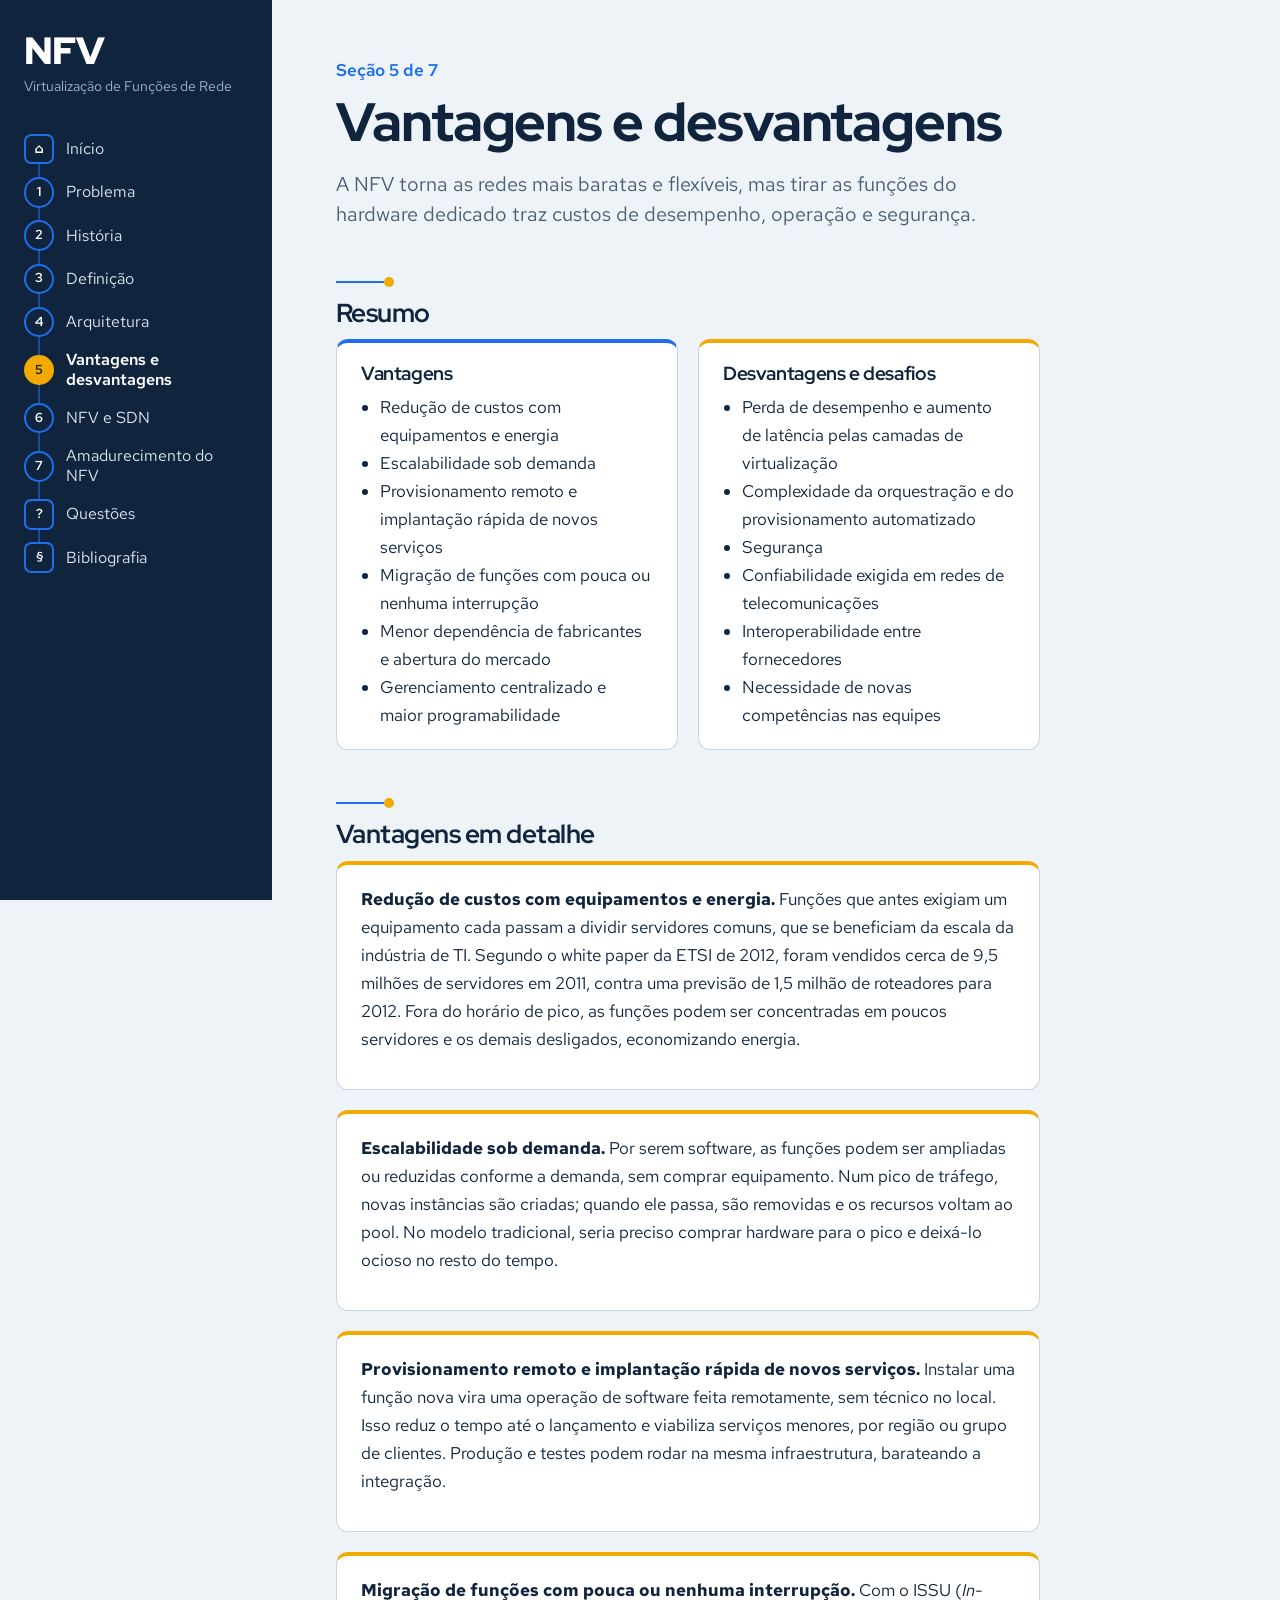
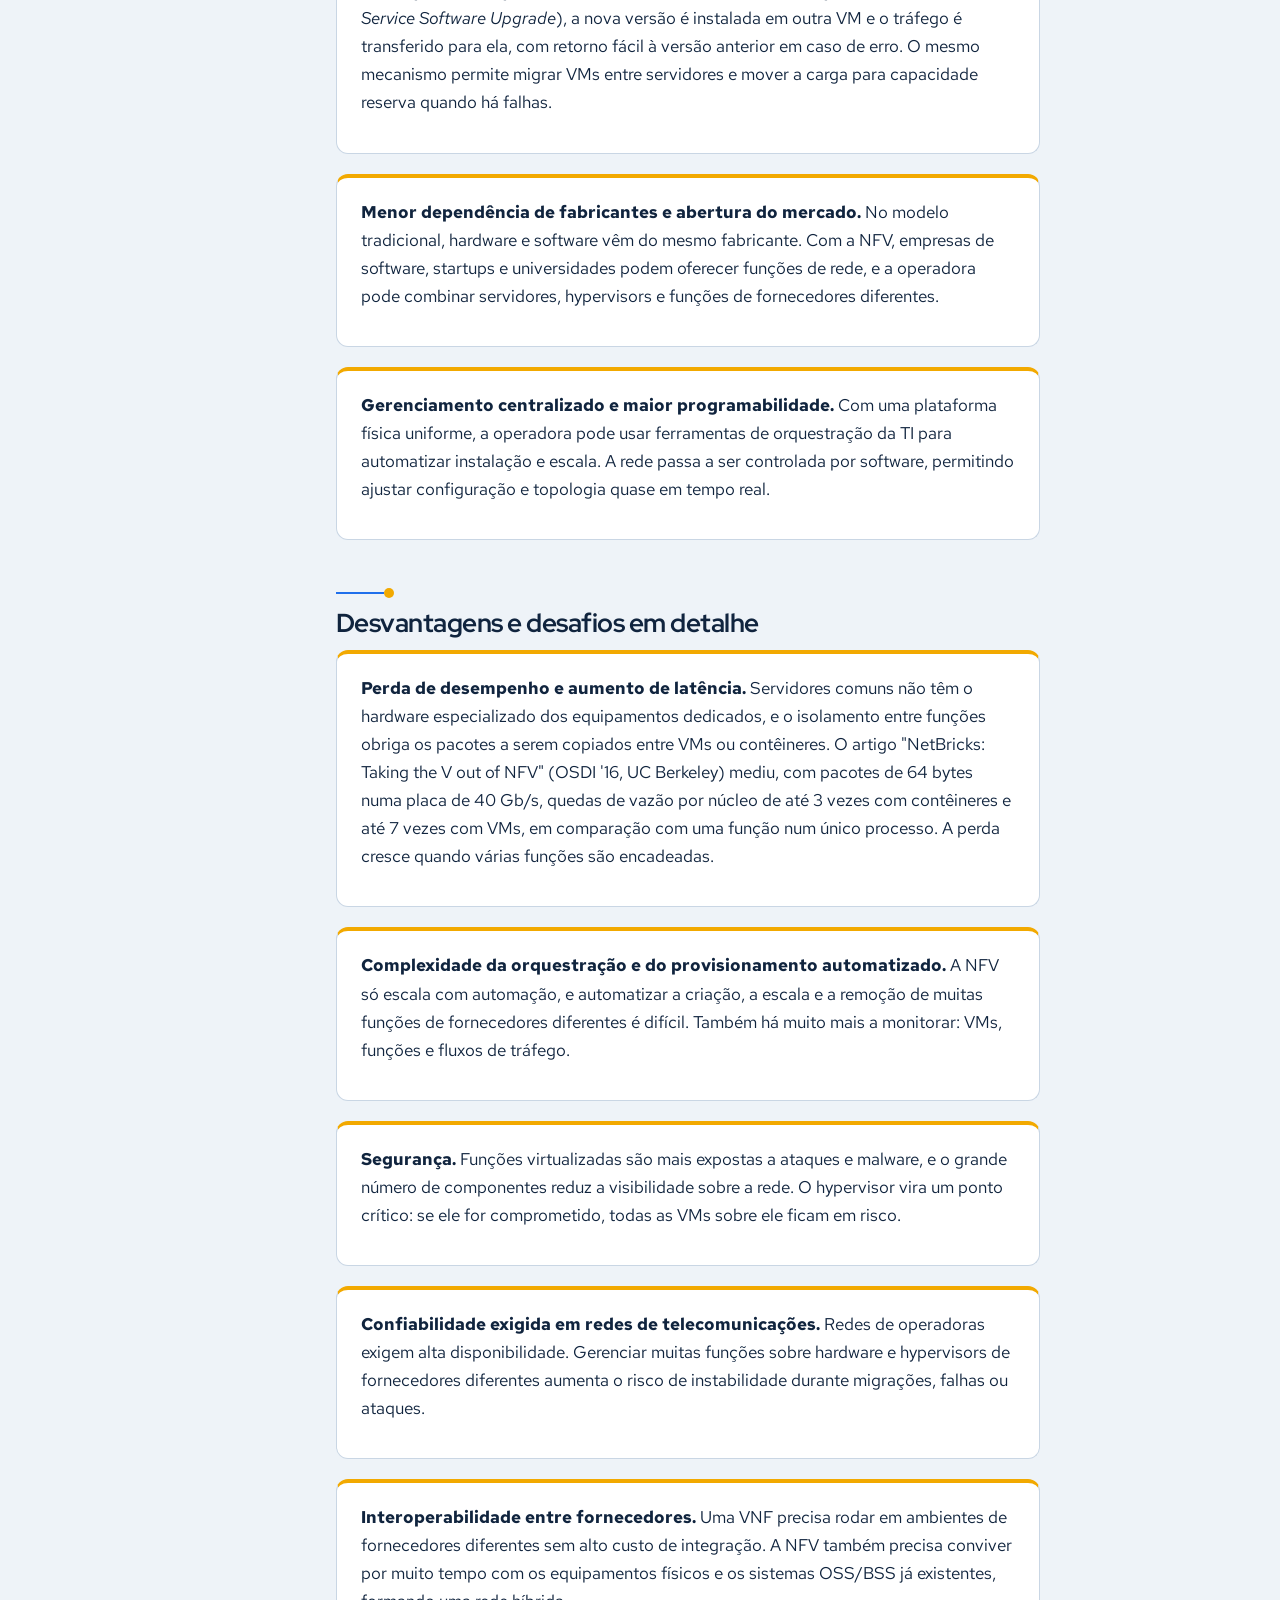
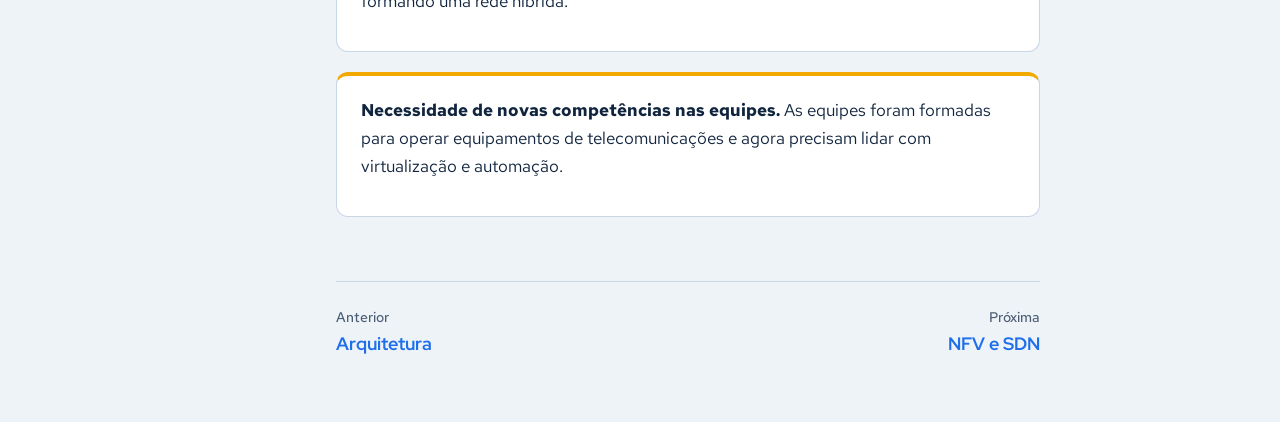
<file: vantagens-desvantagens.html>
<!doctype html>
<html lang="pt-BR">
<head>
  <meta charset="utf-8">
  <meta name="viewport" content="width=device-width, initial-scale=1">
  <title>Vantagens e desvantagens | NFV</title>
  <link rel="preconnect" href="https://fonts.googleapis.com">
  <link rel="preconnect" href="https://fonts.gstatic.com" crossorigin>
  <link href="https://fonts.googleapis.com/css2?family=Red+Hat+Display:wght@700;800;900&family=Red+Hat+Text:wght@400;500;600&display=swap" rel="stylesheet">
  <link rel="stylesheet" href="assets/style.css">
</head>
<body>

  <!-- O menu é montado pelo arquivo assets/site.js. Não precisa editar aqui. -->
  <nav id="menu"></nav>
  <noscript><p style="padding:1rem"><a href="index.html">Voltar ao início</a></p></noscript>

  <main class="conteudo">

    <header>
      <p class="posicao" id="posicao"></p>
      <h1>Vantagens e desvantagens</h1>
      <p class="lide">A NFV torna as redes mais baratas e flexíveis, mas tirar as funções do hardware dedicado traz custos de desempenho, operação e segurança.</p>
    </header>

    <section>
      <h2>Resumo</h2>
      <!-- Troque os itens das duas listas pelo texto final do grupo -->
      <div class="colunas">
        <div class="coluna">
          <h3>Vantagens</h3>
          <ul>
            <li>Redução de custos com equipamentos e energia</li>
            <li>Escalabilidade sob demanda</li>
            <li>Provisionamento remoto e implantação rápida de novos serviços</li>
            <li>Migração de funções com pouca ou nenhuma interrupção</li>
            <li>Menor dependência de fabricantes e abertura do mercado</li>
            <li>Gerenciamento centralizado e maior programabilidade</li>
          </ul>
        </div>
        <div class="coluna coluna--contra">
          <h3>Desvantagens e desafios</h3>
          <ul>
            <li>Perda de desempenho e aumento de latência pelas camadas de virtualização</li>
            <li>Complexidade da orquestração e do provisionamento automatizado</li>
            <li>Segurança</li>
            <li>Confiabilidade exigida em redes de telecomunicações</li>
            <li>Interoperabilidade entre fornecedores</li>
            <li>Necessidade de novas competências nas equipes</li>
          </ul>
        </div>
      </div>
    </section>

    <section>
      <h2>Vantagens em detalhe</h2>
      <div class="desafio">
      <p><strong>Redução de custos com equipamentos e energia.</strong> Funções que antes exigiam um equipamento cada passam a dividir servidores comuns, que se beneficiam da escala da indústria de TI. Segundo o white paper da ETSI de 2012, foram vendidos cerca de 9,5 milhões de servidores em 2011, contra uma previsão de 1,5 milhão de roteadores para 2012. Fora do horário de pico, as funções podem ser concentradas em poucos servidores e os demais desligados, economizando energia.</p>
      </div>

      <div class="desafio">
      <p><strong>Escalabilidade sob demanda.</strong> Por serem software, as funções podem ser ampliadas ou reduzidas conforme a demanda, sem comprar equipamento. Num pico de tráfego, novas instâncias são criadas; quando ele passa, são removidas e os recursos voltam ao pool. No modelo tradicional, seria preciso comprar hardware para o pico e deixá-lo ocioso no resto do tempo.</p>
      </div>
      
      <div class="desafio">
      <p><strong>Provisionamento remoto e implantação rápida de novos serviços.</strong> Instalar uma função nova vira uma operação de software feita remotamente, sem técnico no local. Isso reduz o tempo até o lançamento e viabiliza serviços menores, por região ou grupo de clientes. Produção e testes podem rodar na mesma infraestrutura, barateando a integração.</p>
      </div>
      
      <div class="desafio">
      <p><strong>Migração de funções com pouca ou nenhuma interrupção.</strong> Com o ISSU (<em>In-Service Software Upgrade</em>), a nova versão é instalada em outra VM e o tráfego é transferido para ela, com retorno fácil à versão anterior em caso de erro. O mesmo mecanismo permite migrar VMs entre servidores e mover a carga para capacidade reserva quando há falhas.</p>
      </div>

      <div class="desafio">
      <p><strong>Menor dependência de fabricantes e abertura do mercado.</strong> No modelo tradicional, hardware e software vêm do mesmo fabricante. Com a NFV, empresas de software, startups e universidades podem oferecer funções de rede, e a operadora pode combinar servidores, hypervisors e funções de fornecedores diferentes.</p>
      </div>
      
      <div class="desafio">
      <p><strong>Gerenciamento centralizado e maior programabilidade.</strong> Com uma plataforma física uniforme, a operadora pode usar ferramentas de orquestração da TI para automatizar instalação e escala. A rede passa a ser controlada por software, permitindo ajustar configuração e topologia quase em tempo real.</p>
      </div>
    </section>

    <section>
      <h2>Desvantagens e desafios em detalhe</h2>
      <div class="desafio">
        <p><strong>Perda de desempenho e aumento de latência.</strong> Servidores comuns não têm o hardware especializado dos equipamentos dedicados, e o isolamento entre funções obriga os pacotes a serem copiados entre VMs ou contêineres. O artigo "NetBricks: Taking the V out of NFV" (OSDI '16, UC Berkeley) mediu, com pacotes de 64 bytes numa placa de 40 Gb/s, quedas de vazão por núcleo de até 3 vezes com contêineres e até 7 vezes com VMs, em comparação com uma função num único processo. A perda cresce quando várias funções são encadeadas.</p>
        
      </div>
      <div class="desafio">
        <p><strong>Complexidade da orquestração e do provisionamento automatizado.</strong> A NFV só escala com automação, e automatizar a criação, a escala e a remoção de muitas funções de fornecedores diferentes é difícil. Também há muito mais a monitorar: VMs, funções e fluxos de tráfego.</p>
        
      </div>
      <div class="desafio">
        <p><strong>Segurança.</strong> Funções virtualizadas são mais expostas a ataques e malware, e o grande número de componentes reduz a visibilidade sobre a rede. O hypervisor vira um ponto crítico: se ele for comprometido, todas as VMs sobre ele ficam em risco.</p>
        
      </div>
      <div class="desafio">
        <p><strong>Confiabilidade exigida em redes de telecomunicações.</strong> Redes de operadoras exigem alta disponibilidade. Gerenciar muitas funções sobre hardware e hypervisors de fornecedores diferentes aumenta o risco de instabilidade durante migrações, falhas ou ataques.</p>
      
      </div>
      <div class="desafio">
        <p><strong>Interoperabilidade entre fornecedores.</strong> Uma VNF precisa rodar em ambientes de fornecedores diferentes sem alto custo de integração. A NFV também precisa conviver por muito tempo com os equipamentos físicos e os sistemas OSS/BSS já existentes, formando uma rede híbrida.</p>
       
      </div>
      <div class="desafio">
        <p><strong>Necessidade de novas competências nas equipes.</strong> As equipes foram formadas para operar equipamentos de telecomunicações e agora precisam lidar com virtualização e automação.</p>
      
      </div>
    </section>

    <!-- Links de página anterior e próxima, montados pelo site.js -->
    <nav id="passos"></nav>
  </main>

  <script src="assets/site.js"></script>
</body>
</html>
</file>
<file: assets/style.css>
/* ==========================================================
   Trabalho de NFV · folha de estilo única do site
   Para mudar cores e fontes, altere apenas o bloco :root
   ========================================================== */

:root {
  /* cores */
  --nevoa: #EEF3F8;        /* fundo das páginas */
  --papel: #FFFFFF;        /* caixas e cartões */
  --tinta: #10243E;        /* texto e menu lateral */
  --tinta-suave: #4A5D75;  /* texto secundário */
  --noite: #0C1B30;        /* fundo do mapa da rede */
  --cabo: #1F6FEB;         /* links e enlaces */
  --fibra: #F2A900;        /* destaque, nó atual e pacotes */
  --linha: #C9D6E4;        /* bordas e divisórias */

  /* tipografia */
  --fonte-titulo: "Red Hat Display", "Segoe UI", system-ui, sans-serif;
  --fonte-texto: "Red Hat Text", "Segoe UI", system-ui, sans-serif;

  /* medidas */
  --largura-menu: 17rem;
  --largura-texto: 44rem;
}

*, *::before, *::after { box-sizing: border-box; }

html { scroll-behavior: smooth; }

body {
  margin: 0;
  background: var(--nevoa);
  color: var(--tinta);
  font-family: var(--fonte-texto);
  font-size: 1.0625rem;
  line-height: 1.65;
}

a { color: var(--cabo); text-underline-offset: 0.18em; }
a:hover { color: var(--tinta); }

:focus-visible {
  outline: 3px solid var(--fibra);
  outline-offset: 3px;
  border-radius: 4px;
}

img { max-width: 100%; height: auto; }

/* ---------- menu lateral, desenhado como uma rota de saltos ---------- */

.menu {
  position: fixed;
  inset: 0 auto 0 0;
  width: var(--largura-menu);
  padding: 2rem 1.5rem;
  background: var(--tinta);
  color: #DCE7F3;
  overflow-y: auto;
}

.menu__marca {
  display: block;
  margin-bottom: 2rem;
  color: #FFFFFF;
  text-decoration: none;
}
.menu__marca:hover { color: #FFFFFF; }
.menu__sigla {
  display: block;
  font-family: var(--fonte-titulo);
  font-size: 2.4rem;
  font-weight: 900;
  letter-spacing: -0.03em;
  line-height: 1;
}
.menu__nome {
  display: block;
  margin-top: 0.4rem;
  font-size: 0.875rem;
  line-height: 1.35;
  color: #9FB4CC;
}

.menu__botao { display: none; }

.menu__rota {
  position: relative;
  margin: 0;
  padding: 0;
  list-style: none;
}
/* o enlace que liga todos os nós */
.menu__rota::before {
  content: "";
  position: absolute;
  top: 1rem;
  bottom: 1rem;
  left: calc(0.95rem - 1px);
  width: 2px;
  background: var(--cabo);
  opacity: 0.55;
}

.menu__rota a {
  position: relative;
  display: grid;
  grid-template-columns: 1.9rem 1fr;
  gap: 0.75rem;
  align-items: center;
  padding: 0.4rem 0;
  color: #DCE7F3;
  text-decoration: none;
  font-size: 0.9688rem;
  line-height: 1.3;
}
.menu__rota a:hover { color: #FFFFFF; }

.no {
  display: grid;
  place-items: center;
  width: 1.9rem;
  height: 1.9rem;
  border: 2px solid var(--cabo);
  border-radius: 50%;
  background: var(--tinta);
  font-family: var(--fonte-titulo);
  font-size: 0.8125rem;
  font-weight: 700;
  color: #FFFFFF;
}
.no--extra { border-radius: 0.45rem; }

.menu__rota a:hover .no { border-color: var(--fibra); }

.menu__rota a[aria-current="page"] { color: #FFFFFF; font-weight: 600; }
.menu__rota a[aria-current="page"] .no {
  background: var(--fibra);
  border-color: var(--fibra);
  color: var(--tinta);
}

/* ---------- área de conteúdo ---------- */

.conteudo {
  margin-left: var(--largura-menu);
  padding: 3.5rem clamp(1.25rem, 5vw, 4.5rem) 4rem;
}
.conteudo > * { max-width: var(--largura-texto); }
.conteudo--larga > * { max-width: 58rem; }

.posicao {
  margin: 0 0 0.5rem;
  font-weight: 600;
  color: var(--cabo);
}

h1, h2, h3 {
  font-family: var(--fonte-titulo);
  line-height: 1.12;
  letter-spacing: -0.02em;
}

h1 {
  margin: 0 0 1rem;
  font-size: clamp(2.2rem, 5vw, 3.4rem);
  font-weight: 800;
}

h2 {
  position: relative;
  margin: 3.25rem 0 0.75rem;
  padding-top: 1.1rem;
  font-size: 1.6rem;
  font-weight: 700;
}
/* um trecho de enlace terminando em um nó, acima de cada h2 */
h2::before {
  content: "";
  position: absolute;
  top: 0;
  left: 0;
  width: 3rem;
  height: 2px;
  background: var(--cabo);
}
h2::after {
  content: "";
  position: absolute;
  top: -4px;
  left: 3rem;
  width: 10px;
  height: 10px;
  border-radius: 50%;
  background: var(--fibra);
}

h3 {
  margin: 2rem 0 0.5rem;
  font-size: 1.2rem;
  font-weight: 700;
}

p { margin: 0 0 1rem; }

.lide {
  font-size: 1.25rem;
  line-height: 1.5;
  color: var(--tinta-suave);
}

/* ---------- caixa de guia (apagar depois de escrever o texto) ---------- */

.guia {
  margin: 1rem 0 1.5rem;
  padding: 1rem 1.25rem;
  background: var(--papel);
  border: 1px dashed var(--linha);
  border-left: 4px solid var(--fibra);
  border-radius: 0.5rem;
  font-size: 0.9688rem;
  color: var(--tinta-suave);
}
.guia strong { color: var(--tinta); }
.guia ul { margin: 0.4rem 0 0; padding-left: 1.2rem; }

/* ---------- figuras ---------- */

.figura {
  margin: 1.5rem 0;
  padding: 1rem;
  background: var(--papel);
  border: 1px solid var(--linha);
  border-radius: 0.75rem;
}
.figura figcaption {
  margin-top: 0.75rem;
  font-size: 0.9rem;
  color: var(--tinta-suave);
}
.figura__vazia {
  display: grid;
  place-items: center;
  min-height: 14rem;
  padding: 1rem;
  border: 2px dashed var(--linha);
  border-radius: 0.5rem;
  text-align: center;
  color: var(--tinta-suave);
}

/* ---------- tabelas ---------- */

.rolagem { overflow-x: auto; }

table {
  width: 100%;
  margin: 1rem 0 1.5rem;
  border-collapse: collapse;
  background: var(--papel);
  border: 1px solid var(--linha);
}
th, td {
  padding: 0.7rem 0.9rem;
  border-bottom: 1px solid var(--linha);
  text-align: left;
  vertical-align: top;
}
thead th {
  background: var(--tinta);
  color: #FFFFFF;
  font-family: var(--fonte-titulo);
  font-weight: 700;
}
tbody th { font-weight: 600; width: 28%; }

/* ---------- duas colunas (vantagens e desvantagens) ---------- */

.colunas {
  display: grid;
  grid-template-columns: repeat(auto-fit, minmax(16rem, 1fr));
  gap: 1.25rem;
  max-width: 58rem;
}
.coluna {
  padding: 1.25rem 1.5rem;
  background: var(--papel);
  border: 1px solid var(--linha);
  border-top: 4px solid var(--cabo);
  border-radius: 0.75rem;
}
.coluna--contra { border-top-color: var(--fibra); }
.coluna h3 { margin-top: 0; }
.coluna ul { margin: 0; padding-left: 1.2rem; }

/* ---------- caixas de desafio + solução ---------- */

.desafio {
  margin: 0 0 1.25rem;
  padding: 1.25rem 1.5rem;
  background: var(--papel);
  border: 1px solid var(--linha);
  border-top: 4px solid var(--fibra);
  border-radius: 0.75rem;
}
.desafio > p:first-child { margin-top: 0; }
.desafio__solucao {
  margin: 1rem 0 0;
  padding: 0.9rem 1.1rem;
  background: var(--nevoa);
  border-left: 4px solid var(--cabo);
  border-radius: 0.5rem;
}
.desafio__solucao strong { color: var(--cabo); }

/* ---------- página inicial ---------- */

.capa__titulo { max-width: 16ch; }

.mapa {
  margin: 2rem 0 3rem;
  padding: 1rem;
  border-radius: 1rem;
  background-color: var(--noite);
  background-image: radial-gradient(rgba(255, 255, 255, 0.09) 1px, transparent 1px);
  background-size: 22px 22px;
  overflow-x: auto;
}
.mapa svg { display: block; width: 100%; min-width: 40rem; height: auto; }
.mapa a { text-decoration: none; }
.mapa__forma { fill: var(--noite); stroke: var(--cabo); stroke-width: 2.5; }
.mapa a:hover .mapa__forma,
.mapa a:focus-visible .mapa__forma { stroke: var(--fibra); }
.mapa__numero {
  fill: #FFFFFF;
  font-family: var(--fonte-titulo);
  font-size: 14px;
  font-weight: 700;
}
.mapa__rotulo {
  fill: #DCE7F3;
  font-family: var(--fonte-texto);
  font-size: 14px;
}
.mapa__rota { fill: none; stroke: var(--cabo); stroke-width: 2.5; }
.mapa__malha { stroke: rgba(255, 255, 255, 0.16); stroke-width: 1.5; }
.mapa__pacote { fill: var(--fibra); }

.ficha {
  display: grid;
  grid-template-columns: repeat(auto-fit, minmax(14rem, 1fr));
  gap: 1.5rem 2rem;
  margin: 1rem 0 0;
  padding: 1.5rem;
  background: var(--papel);
  border: 1px solid var(--linha);
  border-radius: 0.75rem;
}
.ficha div { min-width: 0; }
.ficha dt {
  font-size: 0.875rem;
  font-weight: 600;
  color: var(--tinta-suave);
}
.ficha dd { margin: 0.2rem 0 0; font-weight: 500; }
.ficha ul { margin: 0; padding: 0; list-style: none; }

/* ---------- questões ---------- */

.questoes { padding: 0; list-style: none; counter-reset: questao; }
.questao {
  counter-increment: questao;
  margin: 0 0 1rem;
  padding: 1.25rem 1.5rem;
  background: var(--papel);
  border: 1px solid var(--linha);
  border-radius: 0.75rem;
}
.questao__pergunta {
  margin: 0;
  font-family: var(--fonte-titulo);
  font-size: 1.2rem;
  font-weight: 700;
  line-height: 1.3;
}
.questao__pergunta::before {
  content: counter(questao) ". ";
  color: var(--cabo);
}
.questao details { margin-top: 0.75rem; }
.questao summary {
  cursor: pointer;
  font-weight: 600;
  color: var(--cabo);
}
.questao details p { margin: 0.6rem 0 0; }

/* ---------- bibliografia ---------- */

.referencias { padding-left: 1.4rem; }
.referencias li { margin-bottom: 0.9rem; overflow-wrap: anywhere; }

/* ---------- navegação anterior e próxima ---------- */

.passos {
  display: flex;
  justify-content: space-between;
  gap: 1rem;
  margin-top: 4rem;
  padding-top: 1.5rem;
  border-top: 1px solid var(--linha);
}
.passos a {
  display: block;
  text-decoration: none;
  font-family: var(--fonte-titulo);
  font-weight: 700;
  font-size: 1.1rem;
}
.passos small {
  display: block;
  font-family: var(--fonte-texto);
  font-weight: 500;
  font-size: 0.875rem;
  color: var(--tinta-suave);
}
.passos__proxima { margin-left: auto; text-align: right; }

/* ---------- telas pequenas ---------- */

@media (max-width: 56rem) {
  .menu {
    position: sticky;
    top: 0;
    z-index: 10;
    width: auto;
    padding: 0.9rem 1.25rem;
    overflow: visible;
  }
  .menu__topo {
    display: flex;
    align-items: center;
    justify-content: space-between;
    gap: 1rem;
  }
  .menu__marca { margin: 0; }
  .menu__sigla { font-size: 1.6rem; }
  .menu__nome { display: none; }
  .menu__botao {
    display: block;
    padding: 0.5rem 0.9rem;
    border: 2px solid var(--cabo);
    border-radius: 0.5rem;
    background: transparent;
    color: #FFFFFF;
    font: 600 0.95rem var(--fonte-texto);
    cursor: pointer;
  }
  .menu__rota { display: none; margin-top: 1rem; }
  .menu--aberto .menu__rota { display: block; }
  .conteudo { margin-left: 0; padding-top: 2.25rem; }
}

@media (prefers-reduced-motion: reduce) {
  html { scroll-behavior: auto; }
}

/* ---------- balão de explicação (tooltip) ---------- */

.balaozinho {
  position: relative;
  display: inline-block;
  cursor: help;
  border-bottom: 1px dotted var(--tinta); /* Usa a cor do texto do seu próprio tema */
}

.balaozinho .texto-balaozinho {
  visibility: hidden;
  width: 250px;
  background-color: var(--tinta); /* Usa a cor escura do seu tema */
  color: #FFFFFF;
  text-align: center;
  border-radius: 6px;
  padding: 10px;
  position: absolute;
  z-index: 10; /* Garante que fique por cima de tudo */
  bottom: 150%; 
  left: 50%;
  margin-left: -125px; 
  opacity: 0;
  transition: opacity 0.3s; 
  font-size: 0.875rem; /* Ajustado para bater com as fontes do seu projeto */
  box-shadow: 0px 4px 6px rgba(0,0,0,0.2);
}
.balaozinho .texto-balaozinho strong {
  color: #FFFFFF; /* Força o negrito a ficar branco e não sumir no fundo */
}

/* A setinha apontando para baixo */
.balaozinho .texto-balaozinho::after {
  content: "";
  position: absolute;
  top: 100%; 
  left: 50%;
  margin-left: -5px;
  border-width: 5px;
  border-style: solid;
  border-color: var(--tinta) transparent transparent transparent; /* Usa a cor escura do seu tema */
}

/* Faz o balão aparecer quando passa o mouse */
.balaozinho:hover .texto-balaozinho {
  visibility: visible;
  opacity: 1;
}

/* ---------- lista de objetivos ---------- */

/* A lista inteira */
.objetivos {
  list-style: none;          /* tira as bolinhas padrão da lista */
  margin: 1rem 0 1.5rem;     /* espaço acima e abaixo da lista */
  padding: 0;                /* tira o recuo padrão à esquerda */
  display: grid;             /* organiza os itens em grade, um embaixo do outro */
  gap: 1rem;                 /* espaço entre um item e outro */
}

/* Cada objetivo vira um cartão */
.objetivos li {
  padding: 1rem 1.25rem;                  /* espaço interno do cartão */
  background: var(--papel);               /* fundo branco, igual às outras caixas */
  border: 1px solid var(--linha);         /* borda fina cinza-azulada */
  border-left: 4px solid var(--cabo);     /* faixa azul grossa à esquerda, como um enlace */
  border-radius: 0.75rem;                 /* cantos arredondados */
}

/* O título de cada objetivo (o texto em negrito) */
.objetivos li > strong {
  display: block;                          /* faz o título ocupar a linha toda, empurrando o texto para baixo */
  margin-bottom: 0.25rem;                  /* pequeno espaço entre título e explicação */
  font-family: var(--fonte-titulo);        /* mesma fonte dos títulos do site */
  font-size: 1.1rem;                       /* um pouco maior que o texto normal */
  color: var(--tinta);                     /* cor escura principal */
}

/* O parágrafo de explicação dentro do cartão */
.objetivos li p {
  margin: 0;                               /* remove o espaço extra que todo <p> tem embaixo */
  color: var(--tinta-suave);               /* cor um pouco mais clara, para diferenciar do título */
}
</file>
